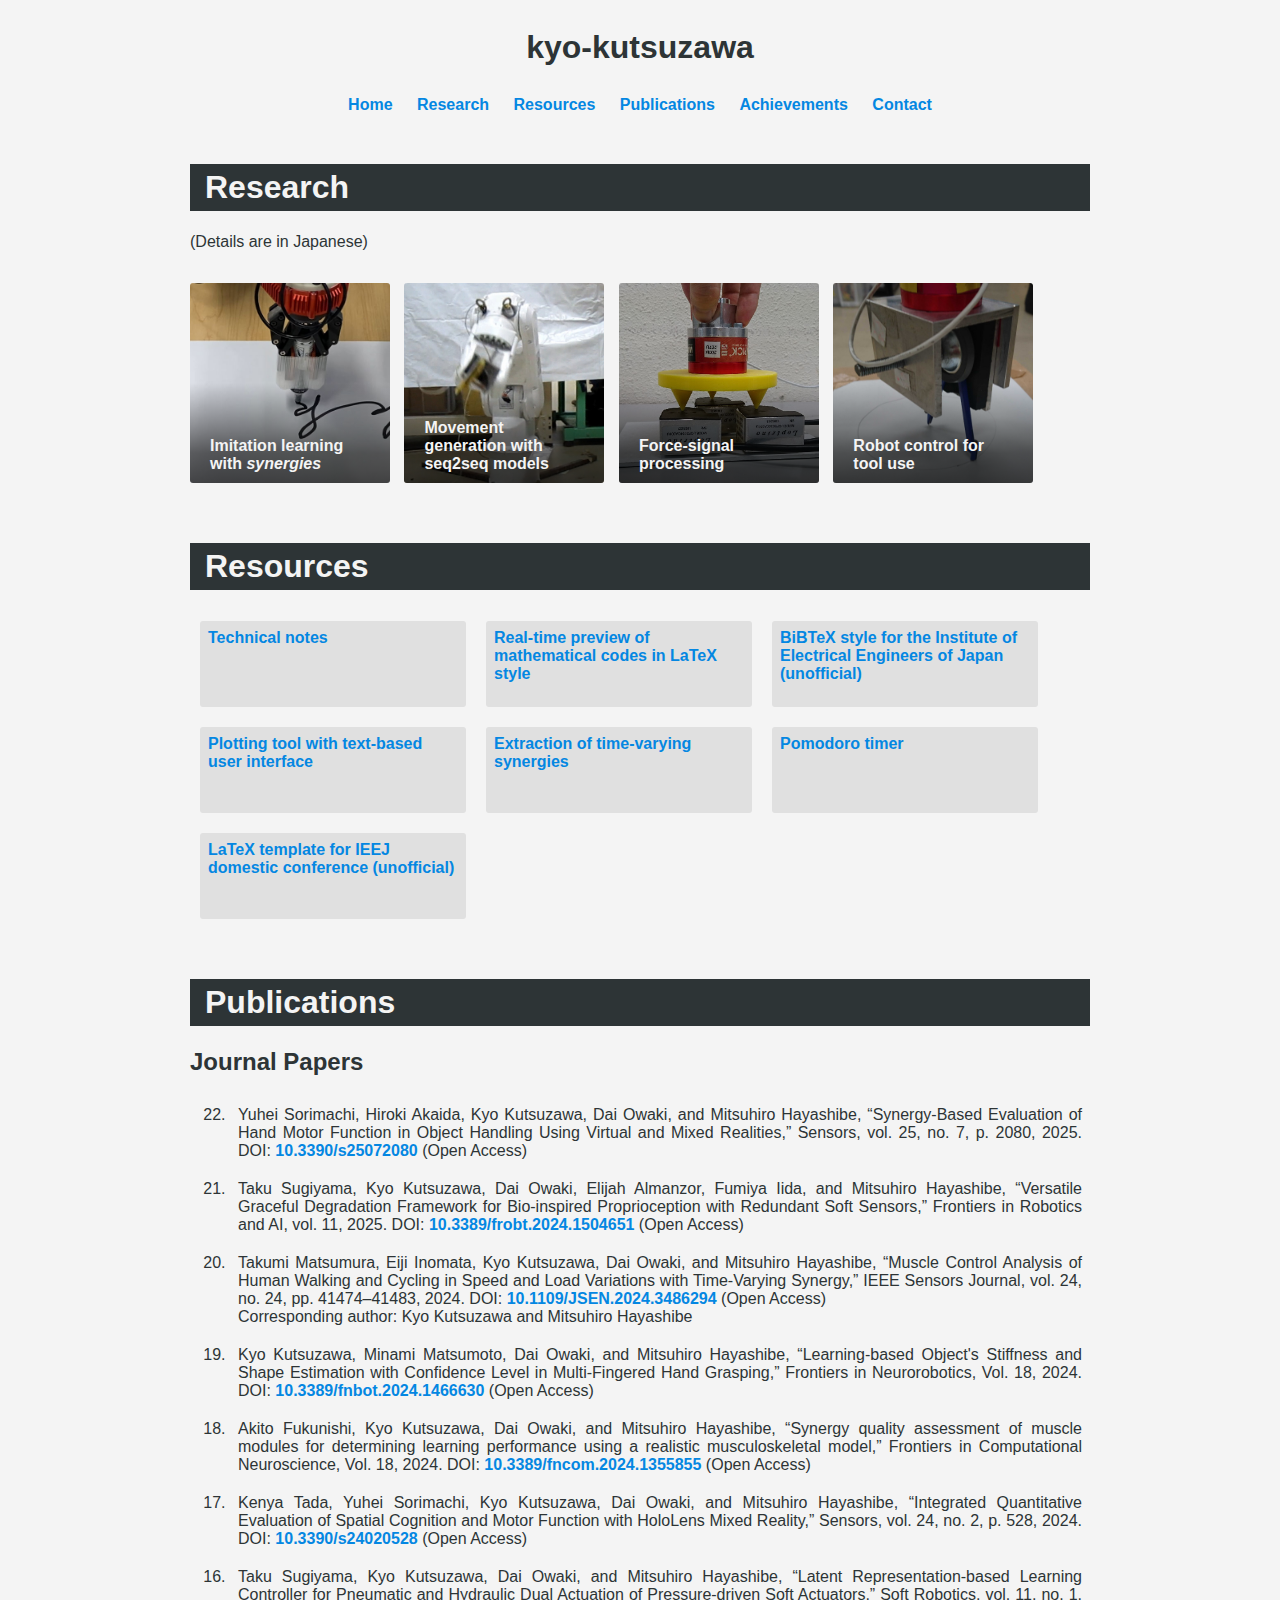
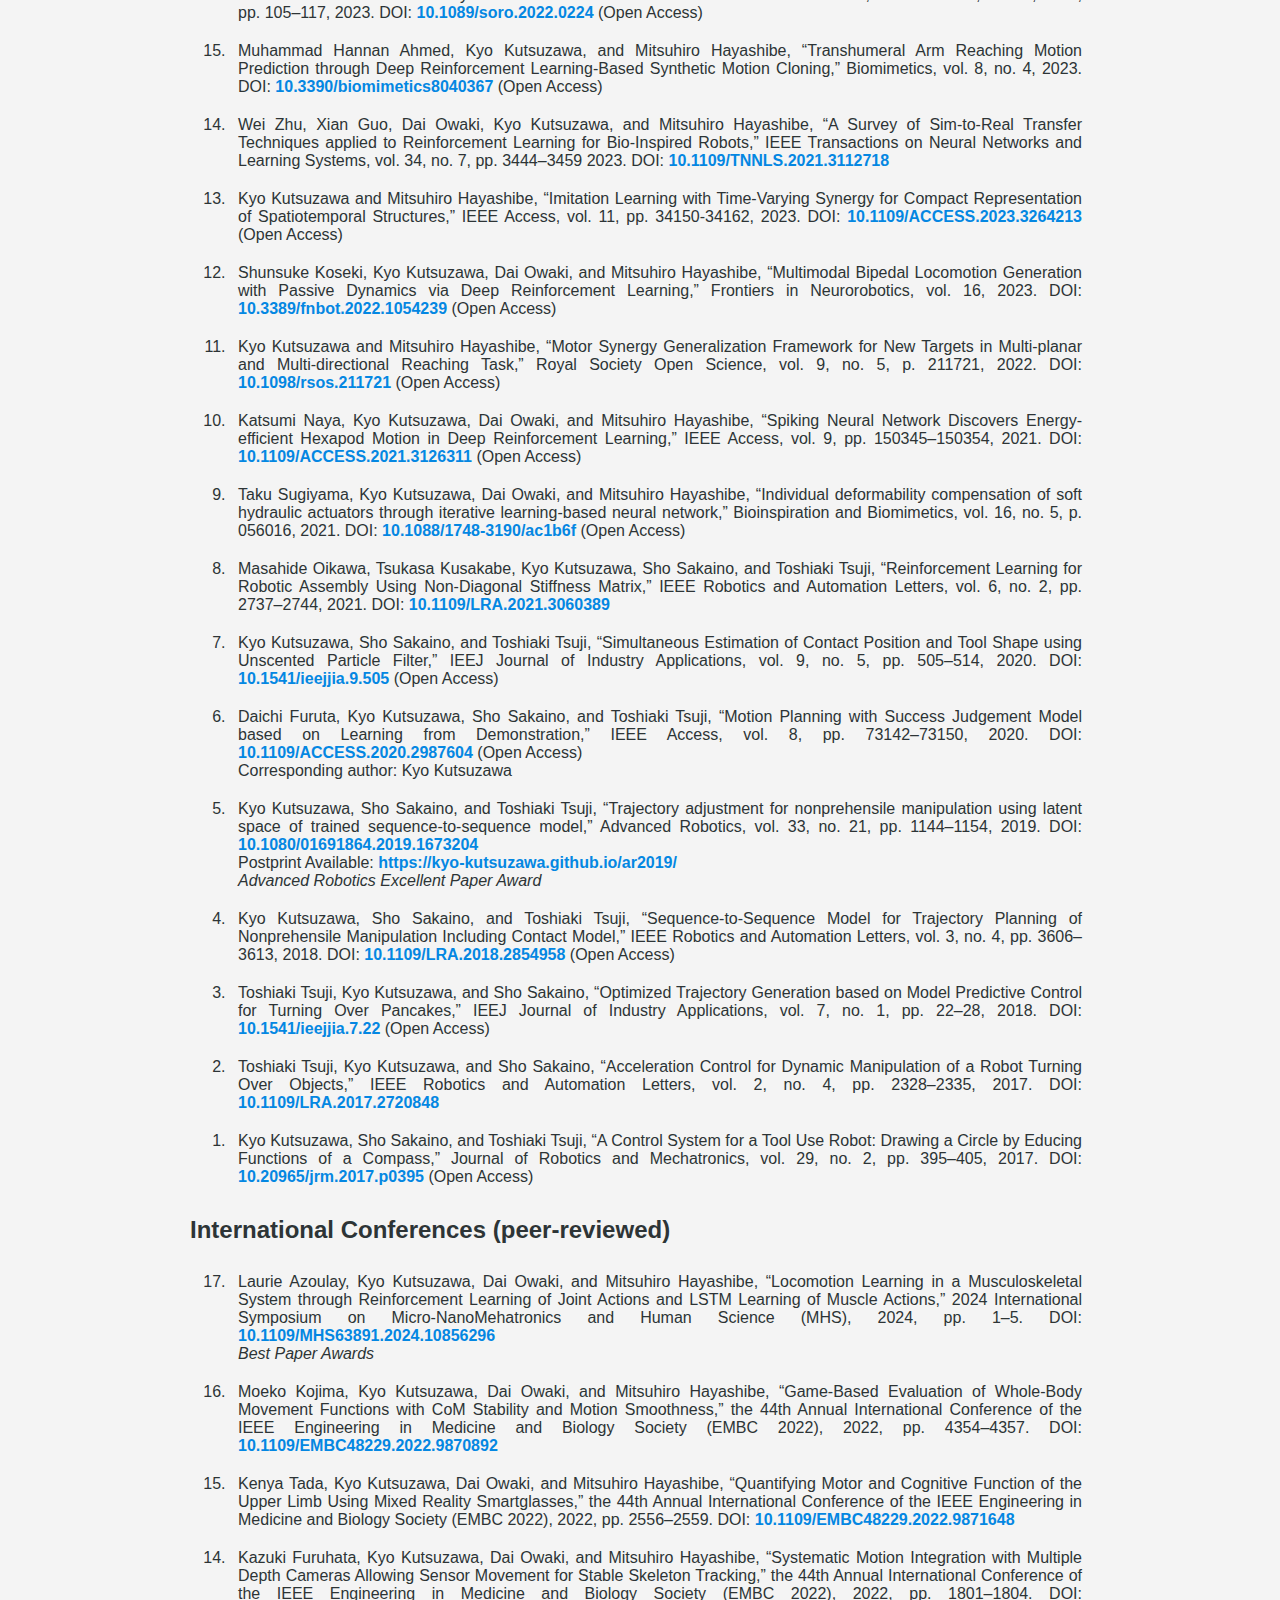
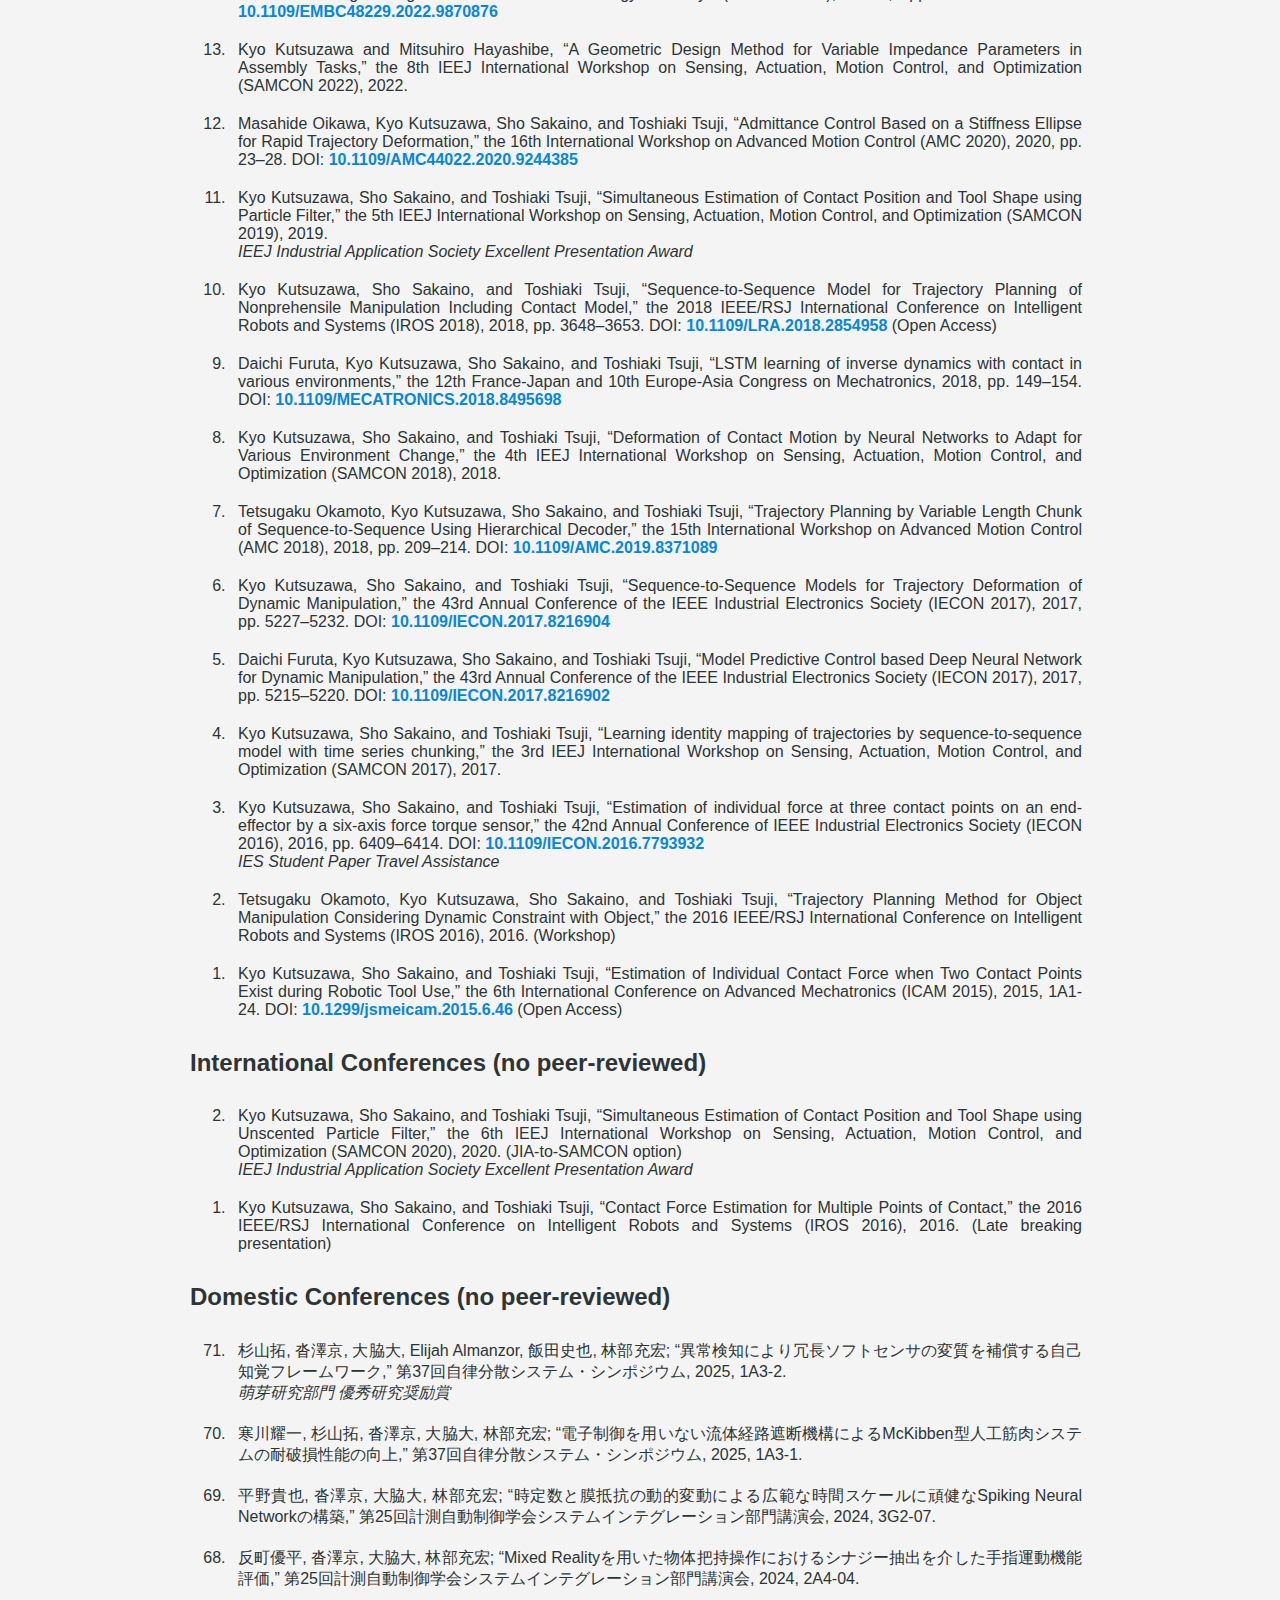
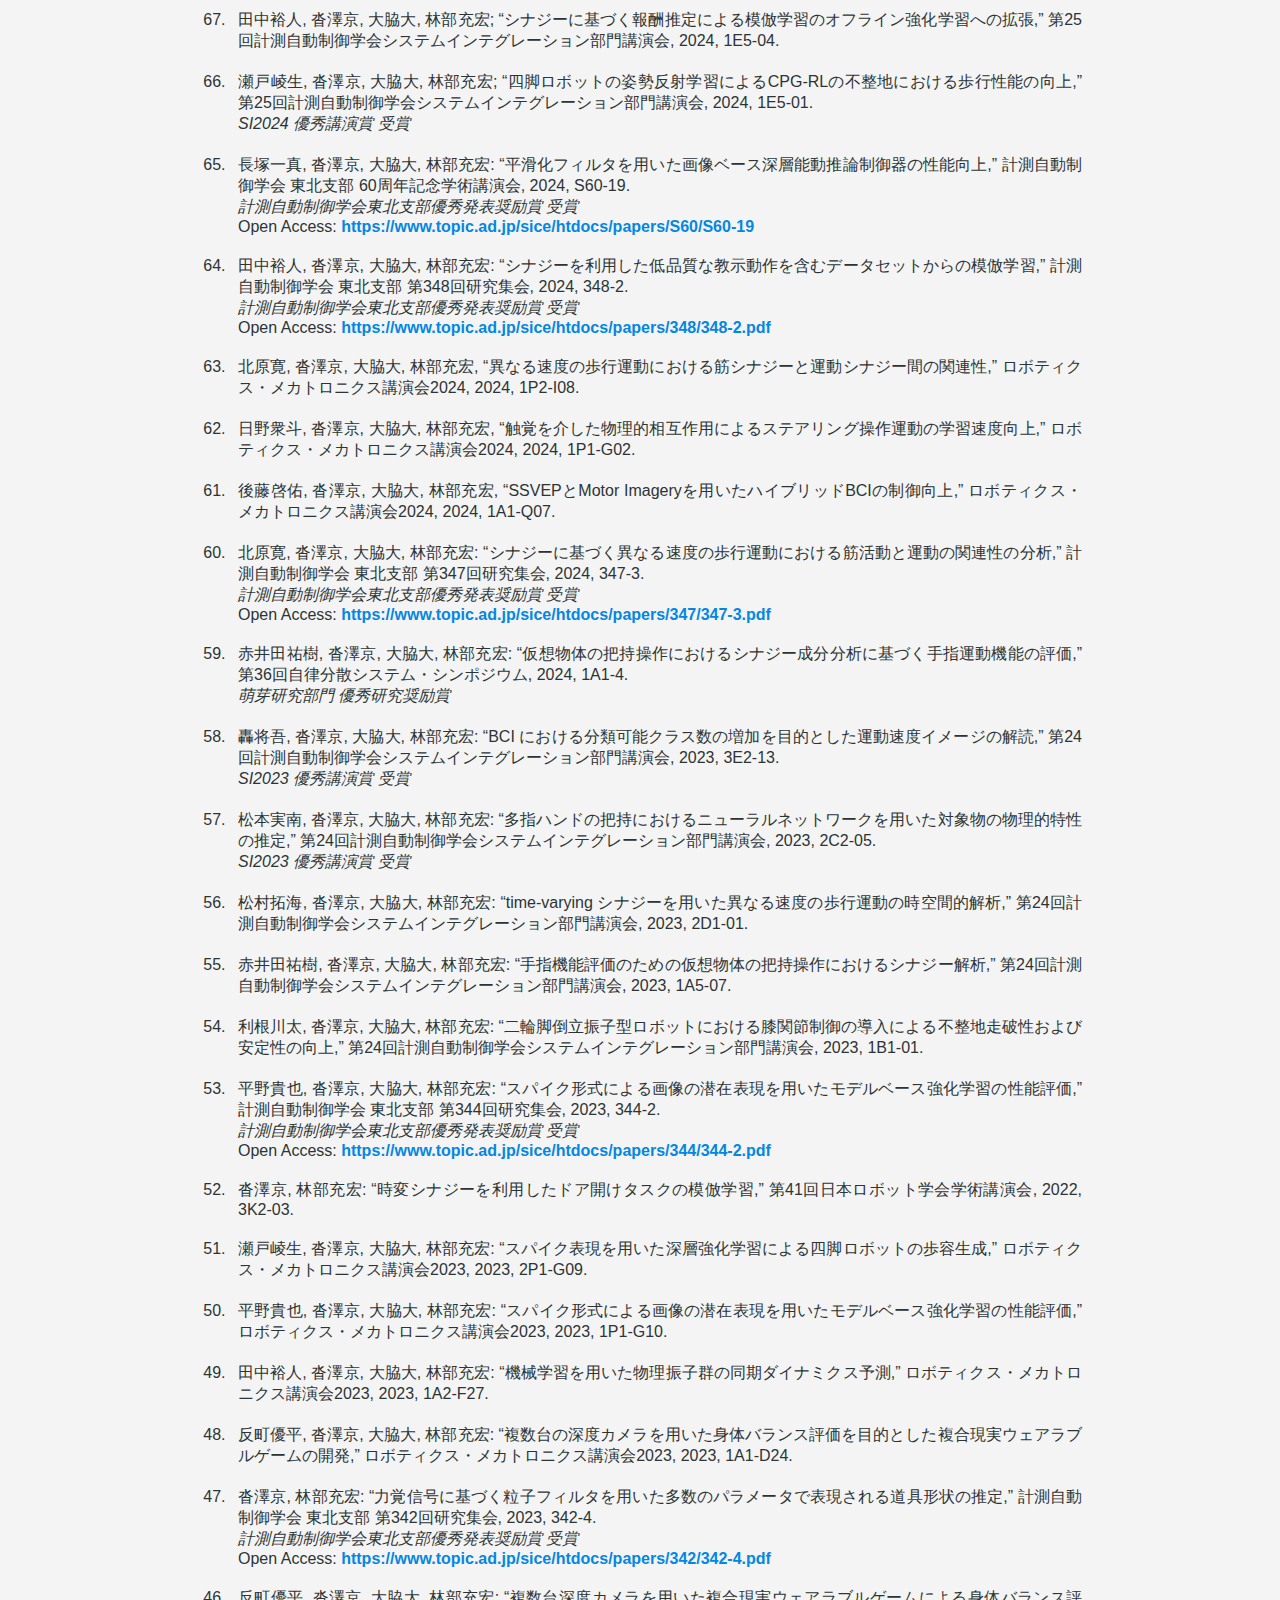
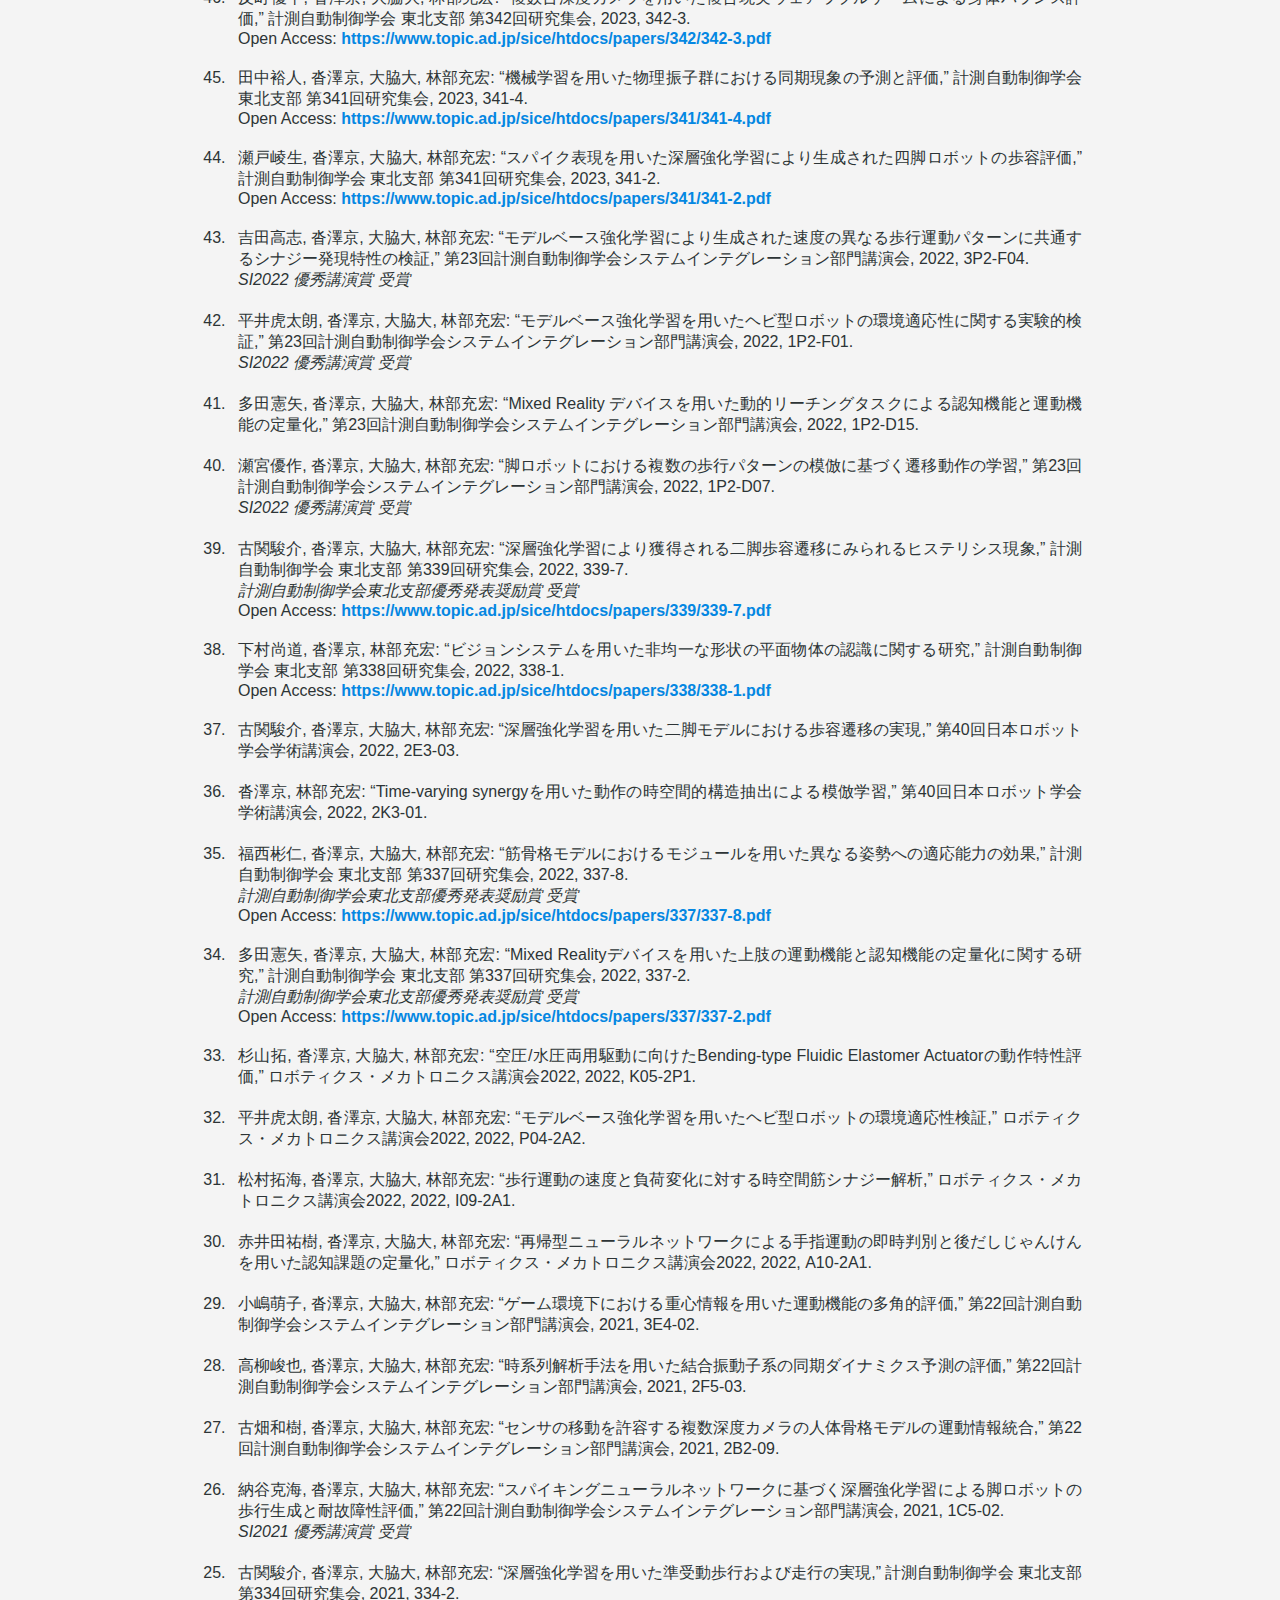
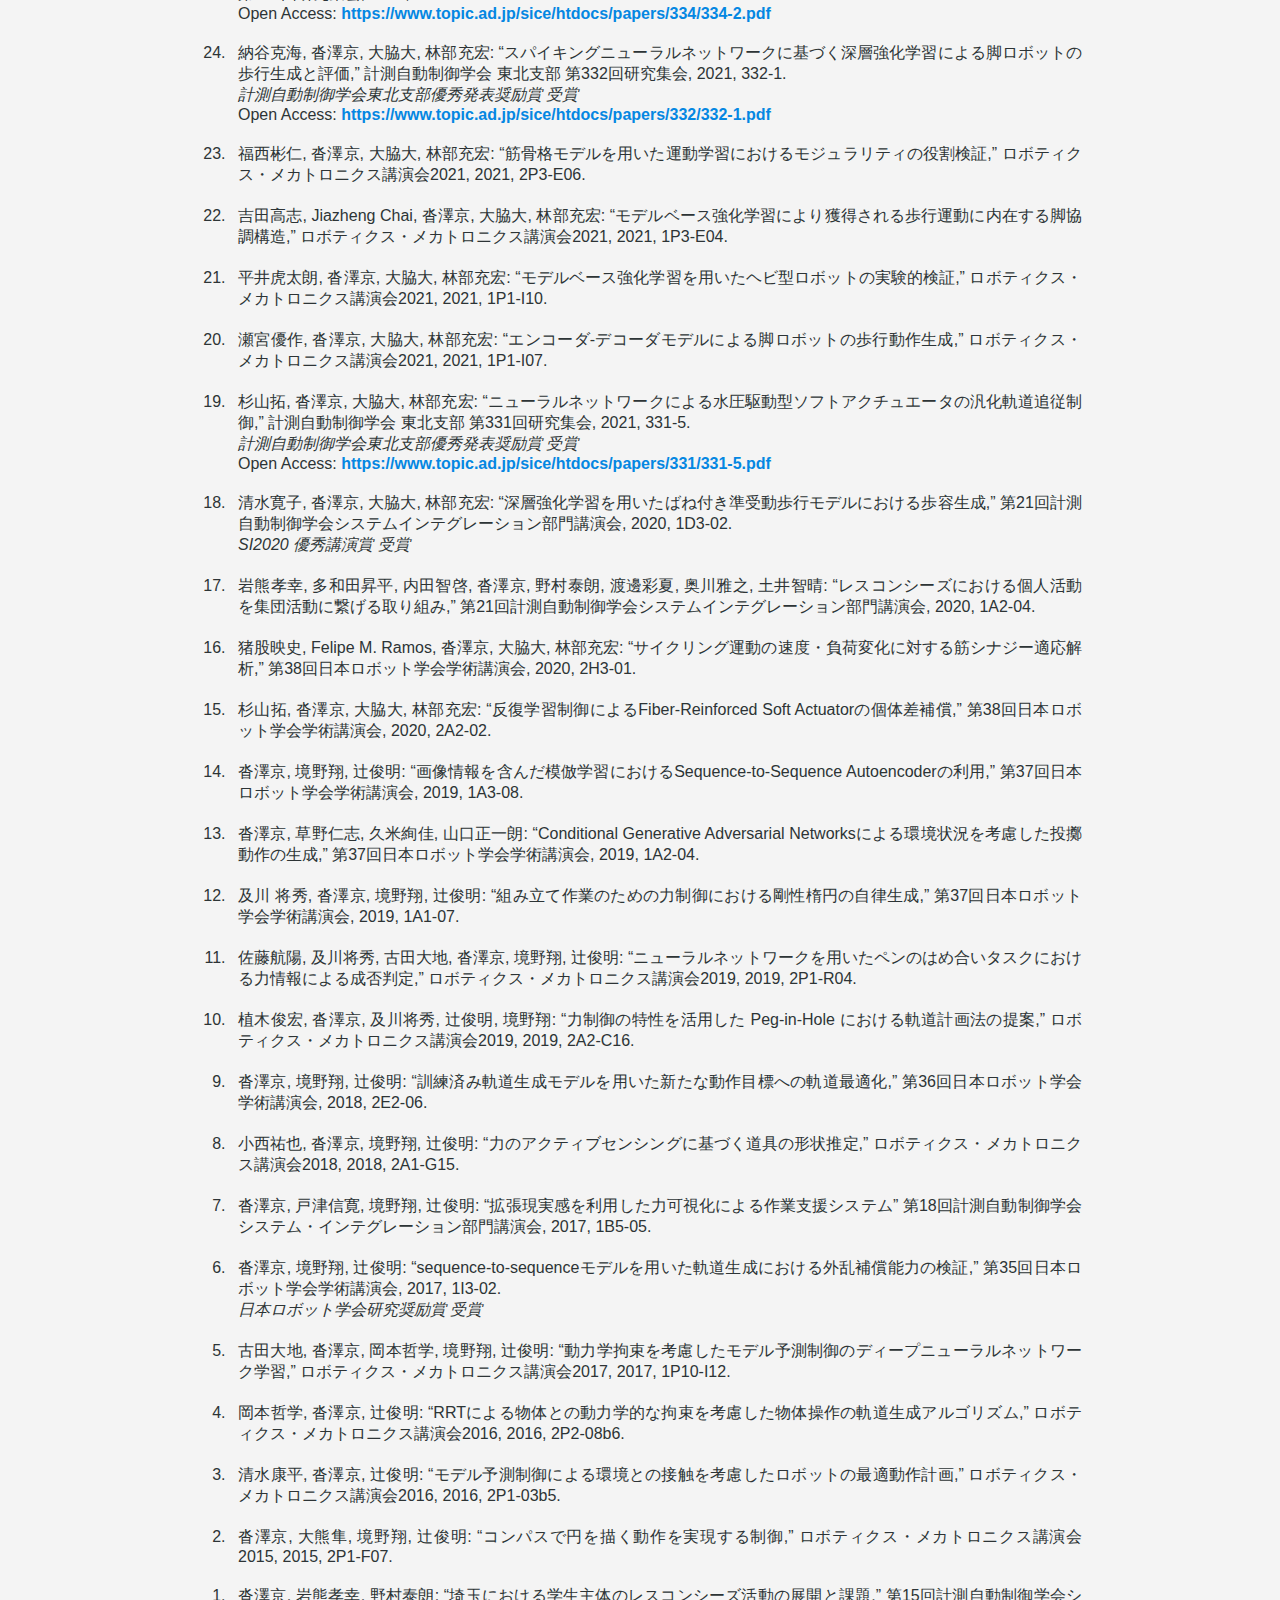
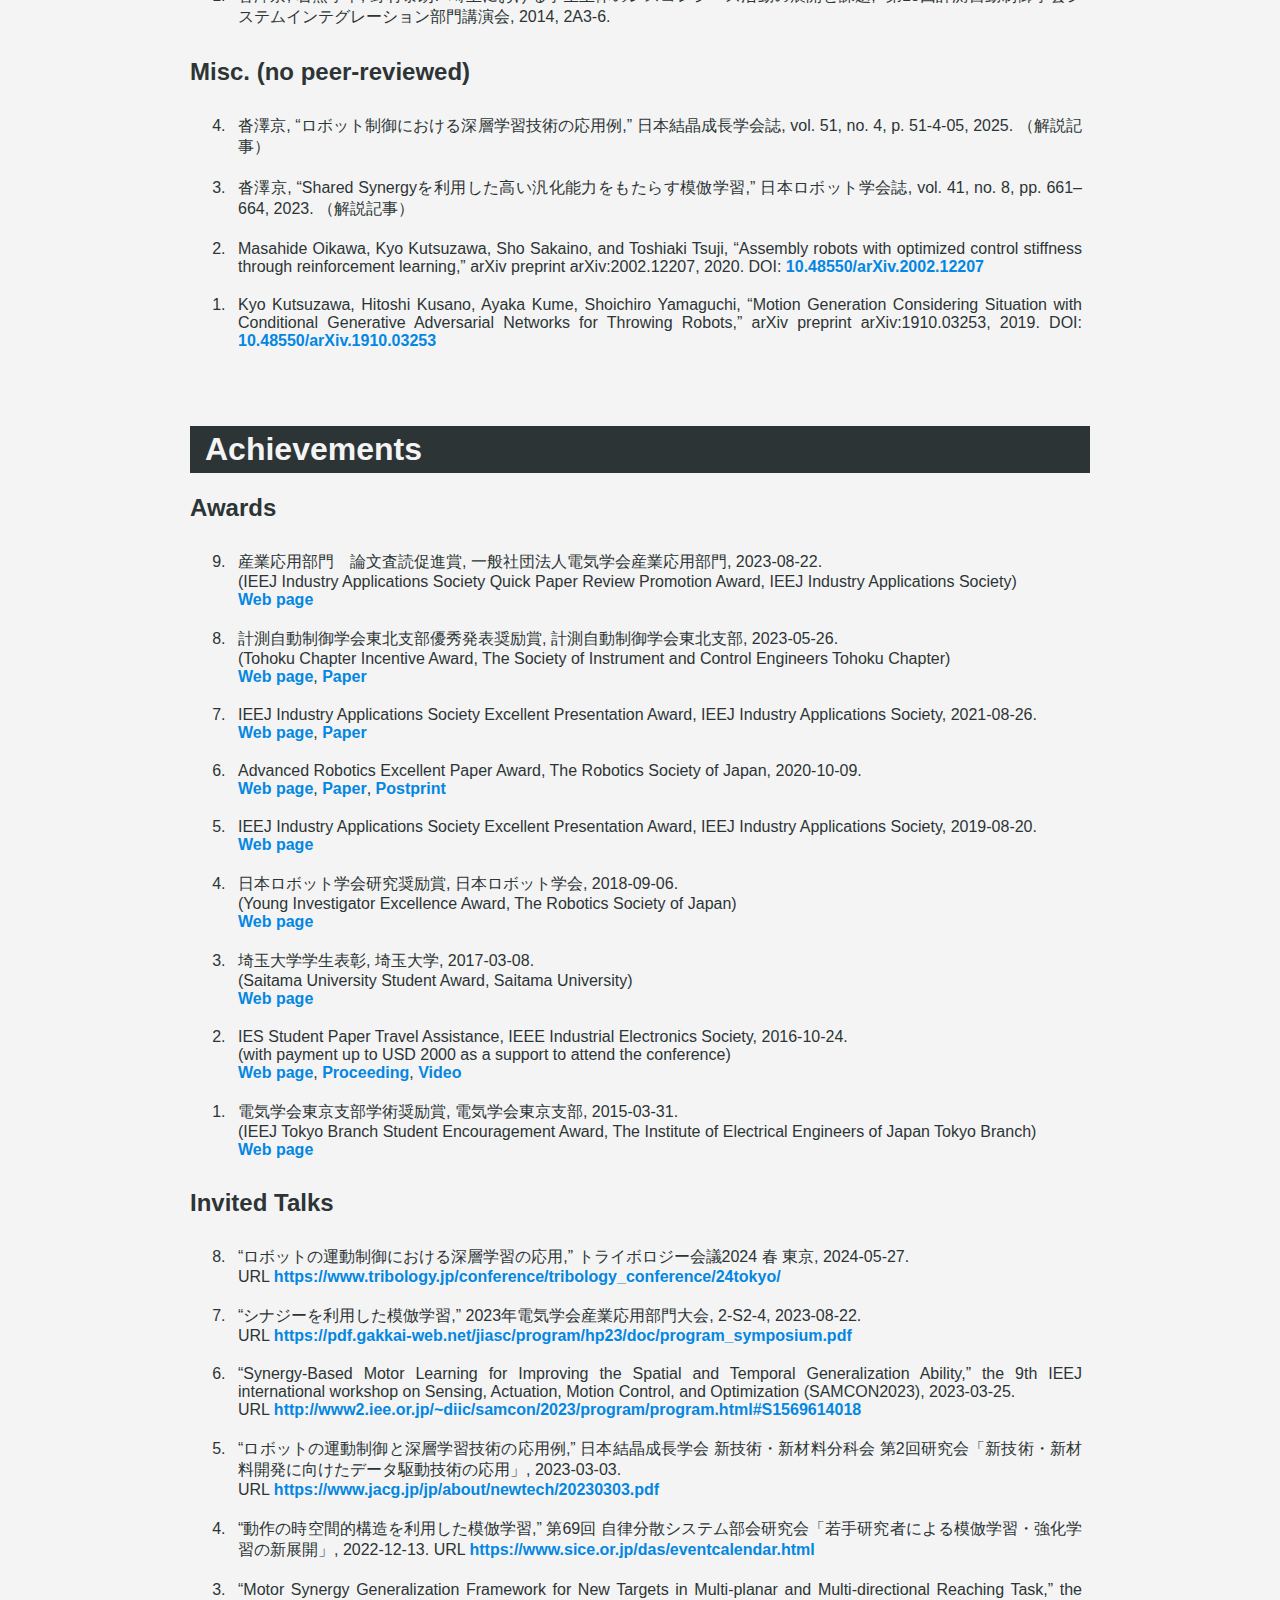
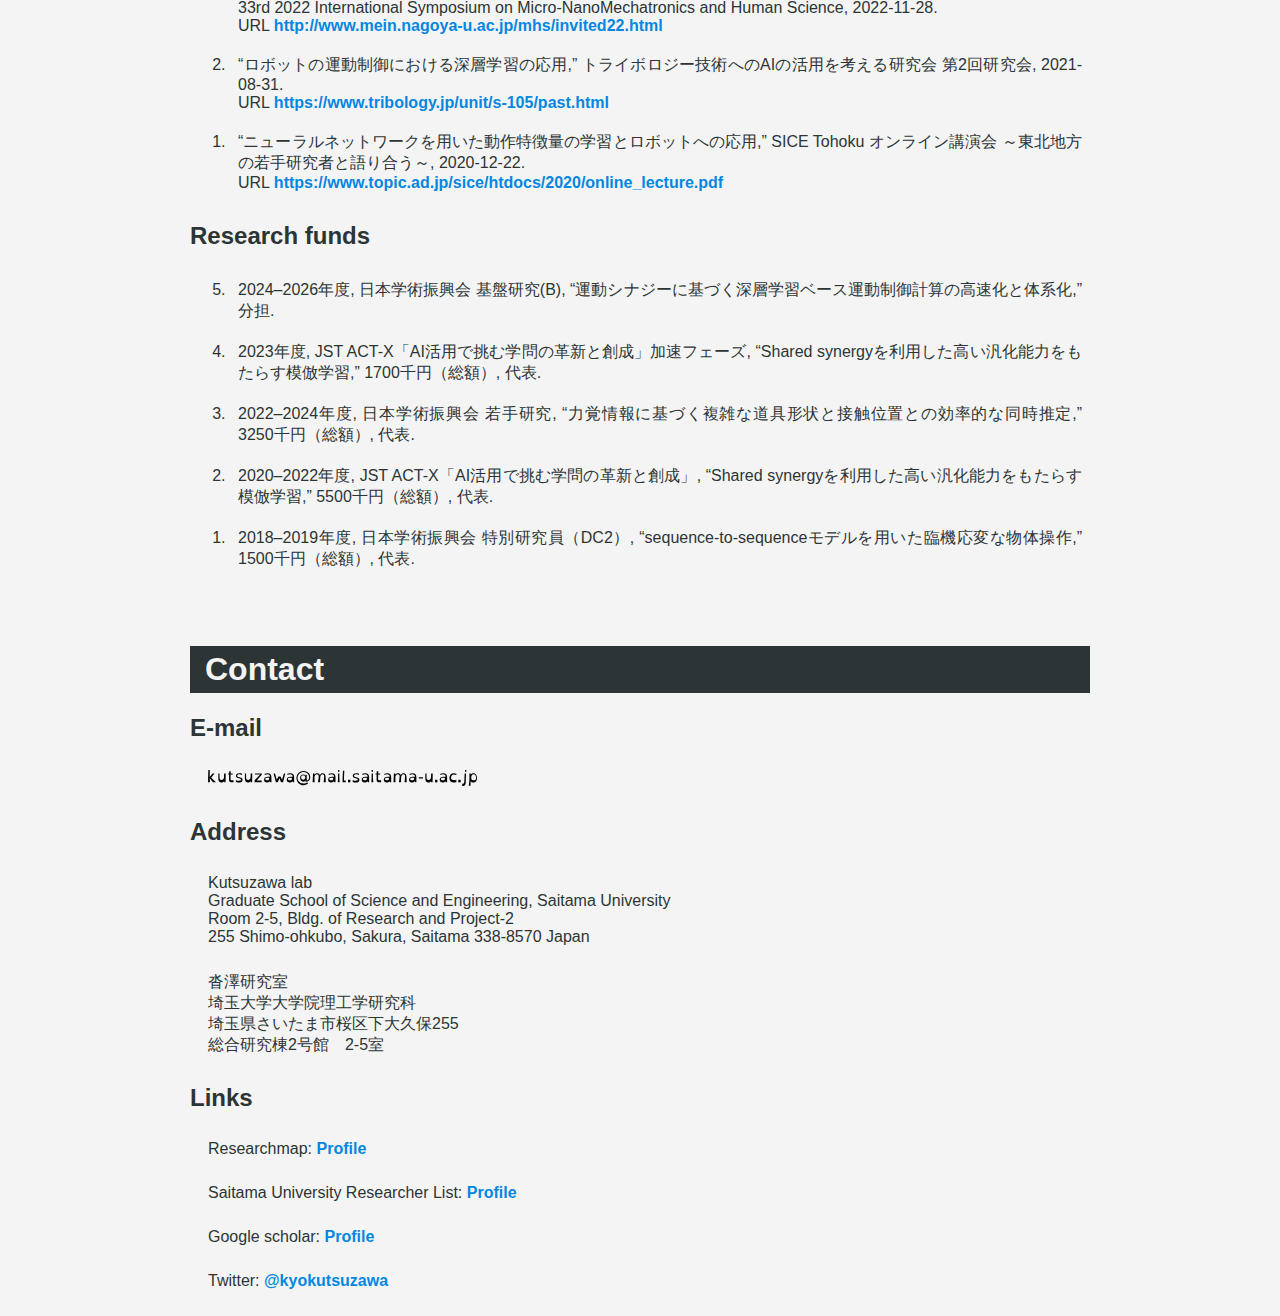
<file: index.html>
<!DOCTYPE html>
<html>

<head>
    <meta charset="UTF-8">
    <meta name="description" content="Kyo Kutsuzawa's personal web page. A researcher in robotics, motor learning, and force-signal processing. Assistant professor at Graduate School of Science and Engineering, Saitama University.">
    <meta name="viewport" content="width=device-width,initial-scale=1.0">
    <meta name="google-site-verification" content="BNIh0sk5LDWfaNTaJpZBNsYaQliTrYdOsbolLAvC-Ps">
    <title>kyo-kutsuzawa.github.io</title>
    <link href="mystyle.css" rel="stylesheet" type="text/css" />
</head>

<body>
    <header id="home">
        <h1>kyo-kutsuzawa</h1>
        <nav>
            <a href="#home">Home</a>
            <a href="#research">Research</a>
            <a href="#resource">Resources</a>
            <a href="#publication">Publications</a>
            <a href="#achievements">Achievements</a>
            <a href="#contact" >Contact</a>
        </nav>
    </header>
    <main>
        <section id="research">
            <h1>Research</h1>

            <p>(Details are in Japanese)</p>

            <p class="research_item" id="imitation-learning-synergies">
                <a href="research/imitation-learning-synergies.html">
                    <span>Imitation learning with <i>synergies</i></span>
                </a>
            </p>

            <p class="research_item" id="movement-generation-seq2seq">
                <a href="research/movement-generation-seq2seq.html">
                    <span>Movement generation with seq2seq models</span>
                </a>
            </p>

            <p class="research_item" id="force-signal-processing">
                <a href="research/force-signal-processing.html">
                    <span>Force-signal processing</span>
                </a>
            </p>

            <p class="research_item" id="robotic-tool-use">
                <a href="research/robotic-tool-use.html">
                    <span>Robot control for tool use</span>
                </a>
            </p>
        </section>

        <section id="resource">
            <h1>Resources</h1>

            <p>
                <a class="item tile" href="https://kyo-kutsuzawa.github.io/technical-note/">
                    Technical notes
                </a>
            </p>

            <p>
                <a class="item tile" href="https://kyo-kutsuzawa.github.io/math-preview/">
                    Real-time preview of mathematical codes in LaTeX style
                </a>
            </p>

            <p>
                <a class="item tile" href="https://github.com/kyo-kutsuzawa/ieej-beast">
                    BiBTeX style for the Institute of Electrical Engineers of Japan (unofficial)
                </a>
            </p>

            <p>
                <a class="item tile" href="https://github.com/kyo-kutsuzawa/tuiplot">
                    Plotting tool with text-based user interface
                </a>
            </p>

            <p>
                <a class="item tile" href="https://github.com/kyo-kutsuzawa/synergy-extraction/">
                    Extraction of time-varying synergies
                </a>
            </p>

            <p>
                <a class="item tile" href="https://kyo-kutsuzawa.github.io/pomodoro-timer">
                    Pomodoro timer
                </a>
            </p>

            <p>
                <a class="item tile" href="https://github.com/kyo-kutsuzawa/ieejconf">
                    LaTeX template for IEEJ domestic conference (unofficial)
                </a>
            </p>
        </section>

        <section id="publication">
            <h1>Publications</h1>

            <section>
                <h2>Journal Papers</h2>

                <ol reversed>
                    <li>Yuhei Sorimachi, Hiroki Akaida, Kyo Kutsuzawa, Dai Owaki, and Mitsuhiro Hayashibe, &ldquo;Synergy-Based Evaluation of Hand Motor Function in Object Handling Using Virtual and Mixed Realities,&rdquo; Sensors, vol. 25, no. 7, p. 2080, 2025. DOI: <a href="https://doi.org/10.3390/s25072080">10.3390/s25072080</a> (Open Access)</li>
                    <li>Taku Sugiyama, Kyo Kutsuzawa, Dai Owaki, Elijah Almanzor, Fumiya Iida, and Mitsuhiro Hayashibe, &ldquo;Versatile Graceful Degradation Framework for Bio-inspired Proprioception with Redundant Soft Sensors,&rdquo; Frontiers in Robotics and AI, vol. 11, 2025. DOI: <a href="https://doi.org/10.3389/frobt.2024.1504651">10.3389/frobt.2024.1504651</a> (Open Access)</li>
                    <li>Takumi Matsumura, Eiji Inomata, Kyo Kutsuzawa, Dai Owaki, and Mitsuhiro Hayashibe, &ldquo;Muscle Control Analysis of Human Walking and Cycling in Speed and Load Variations with Time-Varying Synergy,&rdquo; IEEE Sensors Journal, vol. 24, no. 24, pp. 41474–41483, 2024. DOI: <a href="https://doi.org/10.1109/JSEN.2024.3486294">10.1109/JSEN.2024.3486294</a> (Open Access)<br>Corresponding author: Kyo Kutsuzawa and Mitsuhiro Hayashibe</li>
                    <li>Kyo Kutsuzawa, Minami Matsumoto, Dai Owaki, and Mitsuhiro Hayashibe, &ldquo;Learning-based Object's Stiffness and Shape Estimation with Confidence Level in Multi-Fingered Hand Grasping,&rdquo; Frontiers in Neurorobotics, Vol. 18, 2024. DOI: <a href="https://doi.org/10.3389/fnbot.2024.1466630">10.3389/fnbot.2024.1466630</a> (Open Access)</li>
                    <li>Akito Fukunishi, Kyo Kutsuzawa, Dai Owaki, and Mitsuhiro Hayashibe, &ldquo;Synergy quality assessment of muscle modules for determining learning performance using a realistic musculoskeletal model,&rdquo; Frontiers in Computational Neuroscience, Vol. 18, 2024. DOI: <a href="https://doi.org/10.3389/fncom.2024.1355855">10.3389/fncom.2024.1355855</a> (Open Access)</li>
                    <li>Kenya Tada, Yuhei Sorimachi, Kyo Kutsuzawa, Dai Owaki, and Mitsuhiro Hayashibe, &ldquo;Integrated Quantitative Evaluation of Spatial Cognition and Motor Function with HoloLens Mixed Reality,&rdquo; Sensors, vol. 24, no. 2, p. 528, 2024. DOI: <a href="https://doi.org/10.3390/s24020528">10.3390/s24020528</a> (Open Access)</li>
                    <li>Taku Sugiyama, Kyo Kutsuzawa, Dai Owaki, and Mitsuhiro Hayashibe, &ldquo;Latent Representation-based Learning Controller for Pneumatic and Hydraulic Dual Actuation of Pressure-driven Soft Actuators,&rdquo; Soft Robotics, vol. 11, no. 1, pp. 105–117, 2023. DOI: <a href="https://doi.org/10.1089/soro.2022.0224">10.1089/soro.2022.0224</a> (Open Access)</li>
                    <li>Muhammad Hannan Ahmed, Kyo Kutsuzawa, and Mitsuhiro Hayashibe, &ldquo;Transhumeral Arm Reaching Motion Prediction through Deep Reinforcement Learning-Based Synthetic Motion Cloning,&rdquo; Biomimetics, vol. 8, no. 4, 2023. DOI: <a href="https://doi.org/10.3390/biomimetics8040367">10.3390/biomimetics8040367</a> (Open Access)</li>
                    <li>Wei Zhu, Xian Guo, Dai Owaki, Kyo Kutsuzawa, and Mitsuhiro Hayashibe, &ldquo;A Survey of Sim-to-Real Transfer Techniques applied to Reinforcement Learning for Bio-Inspired Robots,&rdquo; IEEE Transactions on Neural Networks and Learning Systems, vol. 34, no. 7, pp. 3444–3459 2023. DOI: <a href="https://doi.org/10.1109/TNNLS.2021.3112718">10.1109/TNNLS.2021.3112718</a></li>
                    <li>Kyo Kutsuzawa and Mitsuhiro Hayashibe, &ldquo;Imitation Learning with Time-Varying Synergy for Compact Representation of Spatiotemporal Structures,&rdquo; IEEE Access, vol. 11, pp. 34150-34162, 2023. DOI: <a href="https://doi.org/10.1109/ACCESS.2023.3264213">10.1109/ACCESS.2023.3264213</a> (Open Access)</li>
                    <li>Shunsuke Koseki, Kyo Kutsuzawa, Dai Owaki, and Mitsuhiro Hayashibe, &ldquo;Multimodal Bipedal Locomotion Generation with Passive Dynamics via Deep Reinforcement Learning,&rdquo; Frontiers in Neurorobotics, vol. 16, 2023. DOI: <a href="https://doi.org/10.3389/fnbot.2022.1054239">10.3389/fnbot.2022.1054239</a> (Open Access)</li>
                    <li>Kyo Kutsuzawa and Mitsuhiro Hayashibe, &ldquo;Motor Synergy Generalization Framework for New Targets in Multi-planar and Multi-directional Reaching Task,&rdquo; Royal Society Open Science, vol. 9, no. 5, p. 211721, 2022. DOI: <a href="https://doi.org/10.1098/rsos.211721">10.1098/rsos.211721</a> (Open Access)</li>
                    <li>Katsumi Naya, Kyo Kutsuzawa, Dai Owaki, and Mitsuhiro Hayashibe, &ldquo;Spiking Neural Network Discovers Energy-efficient Hexapod Motion in Deep Reinforcement Learning,&rdquo; IEEE Access, vol. 9, pp. 150345–150354, 2021. DOI: <a href="https://doi.org/10.1109/ACCESS.2021.3126311">10.1109/ACCESS.2021.3126311</a> (Open Access)</li>
                    <li>Taku Sugiyama, Kyo Kutsuzawa, Dai Owaki, and Mitsuhiro Hayashibe, &ldquo;Individual deformability compensation of soft hydraulic actuators through iterative learning-based neural network,&rdquo; Bioinspiration and Biomimetics, vol. 16, no. 5, p. 056016, 2021. DOI: <a href="https://doi.org/10.1088/1748-3190/ac1b6f">10.1088/1748-3190/ac1b6f</a> (Open Access)</li>
                    <li>Masahide Oikawa, Tsukasa Kusakabe, Kyo Kutsuzawa, Sho Sakaino, and Toshiaki Tsuji, &ldquo;Reinforcement Learning for Robotic Assembly Using Non-Diagonal Stiffness Matrix,&rdquo; IEEE Robotics and Automation Letters, vol. 6, no. 2, pp. 2737–2744, 2021. DOI: <a href="https://doi.org/10.1109/LRA.2021.3060389">10.1109/LRA.2021.3060389</a></li>
                    <li>Kyo Kutsuzawa, Sho Sakaino, and Toshiaki Tsuji, &ldquo;Simultaneous Estimation of Contact Position and Tool Shape using Unscented Particle Filter,&rdquo; IEEJ Journal of Industry Applications, vol. 9, no. 5, pp. 505–514, 2020. DOI: <a href="https://doi.org/10.1541/ieejjia.9.505">10.1541/ieejjia.9.505</a> (Open Access)</li>
                    <li>Daichi Furuta, Kyo Kutsuzawa, Sho Sakaino, and Toshiaki Tsuji, &ldquo;Motion Planning with Success Judgement Model based on Learning from Demonstration,&rdquo; IEEE Access, vol. 8, pp. 73142–73150, 2020.  DOI: <a href="https://doi.org/10.1109/ACCESS.2020.2987604">10.1109/ACCESS.2020.2987604</a> (Open Access)<br>Corresponding author: Kyo Kutsuzawa</li>
                    <li>Kyo Kutsuzawa, Sho Sakaino, and Toshiaki Tsuji, &ldquo;Trajectory adjustment for nonprehensile manipulation using latent space of trained sequence-to-sequence model,&rdquo; Advanced Robotics, vol. 33, no. 21, pp. 1144–1154, 2019. DOI: <a href="https://doi.org/10.1080/01691864.2019.1673204">10.1080/01691864.2019.1673204</a><br>Postprint Available: <a href="https://kyo-kutsuzawa.github.io/ar2019/">https://kyo-kutsuzawa.github.io/ar2019/</a><br><em>Advanced Robotics Excellent Paper Award</em></li>
                    <li>Kyo Kutsuzawa, Sho Sakaino, and Toshiaki Tsuji, &ldquo;Sequence-to-Sequence Model for Trajectory Planning of Nonprehensile Manipulation Including Contact Model,&rdquo; IEEE Robotics and Automation Letters, vol. 3, no. 4, pp. 3606–3613, 2018. DOI: <a href="https://doi.org/10.1109/LRA.2018.2854958">10.1109/LRA.2018.2854958</a> (Open Access)</li>
                    <li>Toshiaki Tsuji, Kyo Kutsuzawa, and Sho Sakaino, &ldquo;Optimized Trajectory Generation based on Model Predictive Control for Turning Over Pancakes,&rdquo; IEEJ Journal of Industry Applications, vol. 7, no. 1, pp. 22–28, 2018. DOI: <a href="https://doi.org/10.1541/ieejjia.7.22">10.1541/ieejjia.7.22</a> (Open Access)</li>
                    <li>Toshiaki Tsuji, Kyo Kutsuzawa, and Sho Sakaino, &ldquo;Acceleration Control for Dynamic Manipulation of a Robot Turning Over Objects,&rdquo; IEEE Robotics and Automation Letters, vol. 2, no. 4, pp. 2328–2335, 2017. DOI: <a href="https://doi.org/10.1109/LRA.2017.2720848">10.1109/LRA.2017.2720848</a></li>
                    <li>Kyo Kutsuzawa, Sho Sakaino, and Toshiaki Tsuji, &ldquo;A Control System for a Tool Use Robot: Drawing a Circle by Educing Functions of a Compass,&rdquo; Journal of Robotics and Mechatronics, vol. 29, no. 2, pp. 395–405, 2017. DOI: <a href="https://doi.org/10.20965/jrm.2017.p0395">10.20965/jrm.2017.p0395</a> (Open Access)</li>
                </ol>
            </section>

            <section>
                <h2>International Conferences (peer-reviewed)</h2>

                <ol reversed>
                    <li>Laurie Azoulay, Kyo Kutsuzawa, Dai Owaki, and Mitsuhiro Hayashibe, &ldquo;Locomotion Learning in a Musculoskeletal System through Reinforcement Learning of Joint Actions and LSTM Learning of Muscle Actions,&rdquo; 2024 International Symposium on Micro-NanoMehatronics and Human Science (MHS), 2024, pp. 1–5. DOI: <a href="https://doi.org/10.1109/MHS63891.2024.10856296">10.1109/MHS63891.2024.10856296</a><br><em>Best Paper Awards</em></li>
                    <li>Moeko Kojima, Kyo Kutsuzawa, Dai Owaki, and Mitsuhiro Hayashibe, &ldquo;Game-Based Evaluation of Whole-Body Movement Functions with CoM Stability and Motion Smoothness,&rdquo; the 44th Annual International Conference of the IEEE Engineering in Medicine and Biology Society (EMBC 2022), 2022, pp. 4354–4357. DOI: <a href="https://doi.org/10.1109/EMBC48229.2022.9870892">10.1109/EMBC48229.2022.9870892</a></li>
                    <li>Kenya Tada, Kyo Kutsuzawa, Dai Owaki, and Mitsuhiro Hayashibe, &ldquo;Quantifying Motor and Cognitive Function of the Upper Limb Using Mixed Reality Smartglasses,&rdquo; the 44th Annual International Conference of the IEEE Engineering in Medicine and Biology Society (EMBC 2022), 2022, pp. 2556–2559. DOI: <a href="https://doi.org/10.1109/EMBC48229.2022.9871648">10.1109/EMBC48229.2022.9871648</a></li>
                    <li>Kazuki Furuhata, Kyo Kutsuzawa, Dai Owaki, and Mitsuhiro Hayashibe, &ldquo;Systematic Motion Integration with Multiple Depth Cameras Allowing Sensor Movement for Stable Skeleton Tracking,&rdquo; the 44th Annual International Conference of the IEEE Engineering in Medicine and Biology Society (EMBC 2022), 2022, pp. 1801–1804. DOI: <a href="https://doi.org/10.1109/EMBC48229.2022.9870876">10.1109/EMBC48229.2022.9870876</a></li>
                    <li>Kyo Kutsuzawa and Mitsuhiro Hayashibe, &ldquo;A Geometric Design Method for Variable Impedance Parameters in Assembly Tasks,&rdquo; the 8th IEEJ International Workshop on Sensing, Actuation, Motion Control, and Optimization (SAMCON 2022), 2022.</li>
                    <li>Masahide Oikawa, Kyo Kutsuzawa, Sho Sakaino, and Toshiaki Tsuji, &ldquo;Admittance Control Based on a Stiffness Ellipse for Rapid Trajectory Deformation,&rdquo; the 16th International Workshop on Advanced Motion Control (AMC 2020), 2020, pp. 23–28. DOI: <a href="https://doi.org/10.1109/AMC44022.2020.9244385">10.1109/AMC44022.2020.9244385</a></li>
                    <li>Kyo Kutsuzawa, Sho Sakaino, and Toshiaki Tsuji, &ldquo;Simultaneous Estimation of Contact Position and Tool Shape using Particle Filter,&rdquo; the 5th IEEJ International Workshop on Sensing, Actuation, Motion Control, and Optimization (SAMCON 2019), 2019.<br><em>IEEJ Industrial Application Society Excellent Presentation Award</em></li>
                    <li>Kyo Kutsuzawa, Sho Sakaino, and Toshiaki Tsuji, &ldquo;Sequence-to-Sequence Model for Trajectory Planning of Nonprehensile Manipulation Including Contact Model,&rdquo; the 2018 IEEE/RSJ International Conference on Intelligent Robots and Systems (IROS 2018), 2018, pp. 3648–3653. DOI: <a href="https://doi.org/10.1109/LRA.2018.2854958">10.1109/LRA.2018.2854958</a> (Open Access)</li>
                    <li>Daichi Furuta, Kyo Kutsuzawa, Sho Sakaino, and Toshiaki Tsuji, &ldquo;LSTM learning of inverse dynamics with contact in various environments,&rdquo; the 12th France-Japan and 10th Europe-Asia Congress on Mechatronics, 2018, pp. 149–154. DOI: <a href="https://doi.org/10.1109/MECATRONICS.2018.8495698">10.1109/MECATRONICS.2018.8495698</a></li>
                    <li>Kyo Kutsuzawa, Sho Sakaino, and Toshiaki Tsuji, &ldquo;Deformation of Contact Motion by Neural Networks to Adapt for Various Environment Change,&rdquo; the 4th IEEJ International Workshop on Sensing, Actuation, Motion Control, and Optimization (SAMCON 2018), 2018.</li>
                    <li>Tetsugaku Okamoto, Kyo Kutsuzawa, Sho Sakaino, and Toshiaki Tsuji, &ldquo;Trajectory Planning by Variable Length Chunk of Sequence-to-Sequence Using Hierarchical Decoder,&rdquo; the 15th International Workshop on Advanced Motion Control (AMC 2018), 2018, pp. 209–214. DOI: <a href="https://doi.org/10.1109/AMC.2019.8371089">10.1109/AMC.2019.8371089</a></li>
                    <li>Kyo Kutsuzawa, Sho Sakaino, and Toshiaki Tsuji, &ldquo;Sequence-to-Sequence Models for Trajectory Deformation of Dynamic Manipulation,&rdquo; the 43rd Annual Conference of the IEEE Industrial Electronics Society (IECON 2017), 2017, pp. 5227–5232. DOI: <a href="https://doi.org/10.1109/IECON.2017.8216904">10.1109/IECON.2017.8216904</a></li>
                    <li>Daichi Furuta, Kyo Kutsuzawa, Sho Sakaino, and Toshiaki Tsuji, &ldquo;Model Predictive Control based Deep Neural Network for Dynamic Manipulation,&rdquo; the 43rd Annual Conference of the IEEE Industrial Electronics Society (IECON 2017), 2017, pp. 5215–5220. DOI: <a href="https://doi.org/10.1109/IECON.2017.8216902">10.1109/IECON.2017.8216902</a></li>
                    <li>Kyo Kutsuzawa, Sho Sakaino, and Toshiaki Tsuji, &ldquo;Learning identity mapping of trajectories by sequence-to-sequence model with time series chunking,&rdquo; the 3rd IEEJ International Workshop on Sensing, Actuation, Motion Control, and Optimization (SAMCON 2017), 2017.</li>
                    <li>Kyo Kutsuzawa, Sho Sakaino, and Toshiaki Tsuji, &ldquo;Estimation of individual force at three contact points on an end-effector by a six-axis force torque sensor,&rdquo; the 42nd Annual Conference of IEEE Industrial Electronics Society (IECON 2016), 2016, pp. 6409–6414. DOI: <a href="https://doi.org/10.1109/IECON.2016.7793932">10.1109/IECON.2016.7793932</a><br><em>IES Student Paper Travel Assistance</em></li>
                    <li>Tetsugaku Okamoto, Kyo Kutsuzawa, Sho Sakaino, and Toshiaki Tsuji, &ldquo;Trajectory Planning Method for Object Manipulation Considering Dynamic Constraint with Object,&rdquo; the 2016 IEEE/RSJ International Conference on Intelligent Robots and Systems (IROS 2016), 2016. (Workshop)</li>
                    <li>Kyo Kutsuzawa, Sho Sakaino, and Toshiaki Tsuji, &ldquo;Estimation of Individual Contact Force when Two Contact Points Exist during Robotic Tool Use,&rdquo; the 6th International Conference on Advanced Mechatronics (ICAM 2015), 2015, 1A1-24. DOI: <a href="https://doi.org/10.1299/jsmeicam.2015.6.46">10.1299/jsmeicam.2015.6.46</a> (Open Access)</li>
                </ol>
            </section>

            <section>
                <h2>International Conferences (no peer-reviewed)</h2>

                <ol reversed>
                    <li>Kyo Kutsuzawa, Sho Sakaino, and Toshiaki Tsuji, &ldquo;Simultaneous Estimation of Contact Position and Tool Shape using Unscented Particle Filter,&rdquo; the 6th IEEJ International Workshop on Sensing, Actuation, Motion Control, and Optimization (SAMCON 2020), 2020. (JIA-to-SAMCON option)<br><em>IEEJ Industrial Application Society Excellent Presentation Award</em></li>
                    <li>Kyo Kutsuzawa, Sho Sakaino, and Toshiaki Tsuji, &ldquo;Contact Force Estimation for Multiple Points of Contact,&rdquo; the 2016 IEEE/RSJ International Conference on Intelligent Robots and Systems (IROS 2016), 2016. (Late breaking presentation)</li>
                </ol>
            </section>

            <section>
                <h2>Domestic Conferences (no peer-reviewed)</h2>

                <ol reversed>
                    <li>杉山拓, 沓澤京, 大脇大, Elijah Almanzor, 飯田史也, 林部充宏; &ldquo;異常検知により冗長ソフトセンサの変質を補償する自己知覚フレームワーク,&rdquo; 第37回自律分散システム・シンポジウム, 2025, 1A3-2.<br><em>萌芽研究部門 優秀研究奨励賞</em></li>
                    <li>寒川耀一, 杉山拓, 沓澤京, 大脇大, 林部充宏; &ldquo;電子制御を用いない流体経路遮断機構によるMcKibben型人工筋肉システムの耐破損性能の向上,&rdquo; 第37回自律分散システム・シンポジウム, 2025, 1A3-1.</li>
                    <li>平野貴也, 沓澤京, 大脇大, 林部充宏; &ldquo;時定数と膜抵抗の動的変動による広範な時間スケールに頑健なSpiking Neural Networkの構築,&rdquo; 第25回計測自動制御学会システムインテグレーション部門講演会, 2024, 3G2-07.</li>
                    <li>反町優平, 沓澤京, 大脇大, 林部充宏; &ldquo;Mixed Realityを用いた物体把持操作におけるシナジー抽出を介した手指運動機能評価,&rdquo; 第25回計測自動制御学会システムインテグレーション部門講演会, 2024, 2A4-04.</li>
                    <li>田中裕人, 沓澤京, 大脇大, 林部充宏; &ldquo;シナジーに基づく報酬推定による模倣学習のオフライン強化学習への拡張,&rdquo; 第25回計測自動制御学会システムインテグレーション部門講演会, 2024, 1E5-04.</li>
                    <li>瀬戸崚生, 沓澤京, 大脇大, 林部充宏; &ldquo;四脚ロボットの姿勢反射学習によるCPG-RLの不整地における歩行性能の向上,&rdquo; 第25回計測自動制御学会システムインテグレーション部門講演会, 2024, 1E5-01.<br><em>SI2024 優秀講演賞 受賞</em></li>
                    <li>長塚一真, 沓澤京, ⼤脇⼤, 林部充宏: &ldquo;平滑化フィルタを用いた画像ベース深層能動推論制御器の性能向上,&rdquo; 計測自動制御学会 東北支部 60周年記念学術講演会, 2024, S60-19.<br><em>計測自動制御学会東北支部優秀発表奨励賞 受賞</em><br>Open Access: <a href="https://www.topic.ad.jp/sice/htdocs/papers/S60/S60-19">https://www.topic.ad.jp/sice/htdocs/papers/S60/S60-19</a></li>
                    <li>田中裕人, 沓澤京, ⼤脇⼤, 林部充宏: &ldquo;シナジーを利用した低品質な教示動作を含むデータセットからの模倣学習,&rdquo; 計測自動制御学会 東北支部 第348回研究集会, 2024, 348-2.<br><em>計測自動制御学会東北支部優秀発表奨励賞 受賞</em><br>Open Access: <a href="https://www.topic.ad.jp/sice/htdocs/papers/348/348-2.pdf">https://www.topic.ad.jp/sice/htdocs/papers/348/348-2.pdf</a></li>
                    <li>北原寛, 沓澤京, 大脇大, 林部充宏, &ldquo;異なる速度の歩行運動における筋シナジーと運動シナジー間の関連性,&rdquo; ロボティクス・メカトロニクス講演会2024, 2024, 1P2-I08.</li>
                    <li>日野衆斗, 沓澤京, 大脇大, 林部充宏, &ldquo;触覚を介した物理的相互作用によるステアリング操作運動の学習速度向上,&rdquo; ロボティクス・メカトロニクス講演会2024, 2024, 1P1-G02.</li>
                    <li>後藤啓佑, 沓澤京, 大脇大, 林部充宏, &ldquo;SSVEPとMotor Imageryを用いたハイブリッドBCIの制御向上,&rdquo; ロボティクス・メカトロニクス講演会2024, 2024, 1A1-Q07.</li>
                    <li>北原寛, 沓澤京, ⼤脇⼤, 林部充宏: &ldquo;シナジーに基づく異なる速度の歩行運動における筋活動と運動の関連性の分析,&rdquo; 計測自動制御学会 東北支部 第347回研究集会, 2024, 347-3.<br><em>計測自動制御学会東北支部優秀発表奨励賞 受賞</em><br>Open Access: <a href="https://www.topic.ad.jp/sice/htdocs/papers/347/347-3.pdf">https://www.topic.ad.jp/sice/htdocs/papers/347/347-3.pdf</a></li>
                    <li>赤井田祐樹, 沓澤京, 大脇大, 林部充宏: &ldquo;仮想物体の把持操作におけるシナジー成分分析に基づく手指運動機能の評価,&rdquo; 第36回自律分散システム・シンポジウム, 2024, 1A1-4.<br><em>萌芽研究部門 優秀研究奨励賞</em></li>
                    <li>轟将吾, 沓澤京, 大脇大, 林部充宏: &ldquo;BCI における分類可能クラス数の増加を目的とした運動速度イメージの解読,&rdquo; 第24回計測自動制御学会システムインテグレーション部門講演会, 2023, 3E2-13.<br><em>SI2023 優秀講演賞 受賞</em></li>
                    <li>松本実南, 沓澤京, 大脇大, 林部充宏: &ldquo;多指ハンドの把持におけるニューラルネットワークを用いた対象物の物理的特性の推定,&rdquo; 第24回計測自動制御学会システムインテグレーション部門講演会, 2023, 2C2-05.<br><em>SI2023 優秀講演賞 受賞</em></li>
                    <li>松村拓海, 沓澤京, 大脇大, 林部充宏: &ldquo;time-varying シナジーを用いた異なる速度の歩行運動の時空間的解析,&rdquo; 第24回計測自動制御学会システムインテグレーション部門講演会, 2023, 2D1-01.</li>
                    <li>赤井田祐樹, 沓澤京, 大脇大, 林部充宏: &ldquo;手指機能評価のための仮想物体の把持操作におけるシナジー解析,&rdquo; 第24回計測自動制御学会システムインテグレーション部門講演会, 2023, 1A5-07.</li>
                    <li>利根川太, 沓澤京, 大脇大, 林部充宏: &ldquo;二輪脚倒立振子型ロボットにおける膝関節制御の導入による不整地走破性および安定性の向上,&rdquo; 第24回計測自動制御学会システムインテグレーション部門講演会, 2023, 1B1-01.</li>
                    <li>平野貴也, 沓澤京, 大脇大, 林部充宏: &ldquo;スパイク形式による画像の潜在表現を用いたモデルベース強化学習の性能評価,&rdquo; 計測自動制御学会 東北支部 第344回研究集会, 2023, 344-2.<br><em>計測自動制御学会東北支部優秀発表奨励賞 受賞</em><br>Open Access: <a href="https://www.topic.ad.jp/sice/htdocs/papers/344/344-2.pdf">https://www.topic.ad.jp/sice/htdocs/papers/344/344-2.pdf</a></li>
                    <li>沓澤京, 林部充宏: &ldquo;時変シナジーを利用したドア開けタスクの模倣学習,&rdquo; 第41回日本ロボット学会学術講演会, 2022, 3K2-03.</li>
                    <li>瀬戸崚生, 沓澤京, 大脇大, 林部充宏: &ldquo;スパイク表現を用いた深層強化学習による四脚ロボットの歩容生成,&rdquo; ロボティクス・メカトロニクス講演会2023, 2023, 2P1-G09.</li>
                    <li>平野貴也, 沓澤京, 大脇大, 林部充宏: &ldquo;スパイク形式による画像の潜在表現を用いたモデルベース強化学習の性能評価,&rdquo; ロボティクス・メカトロニクス講演会2023, 2023, 1P1-G10.</li>
                    <li>田中裕人, 沓澤京, 大脇大, 林部充宏: &ldquo;機械学習を用いた物理振子群の同期ダイナミクス予測,&rdquo; ロボティクス・メカトロニクス講演会2023, 2023, 1A2-F27.</li>
                    <li>反町優平, 沓澤京, 大脇大, 林部充宏: &ldquo;複数台の深度カメラを用いた身体バランス評価を目的とした複合現実ウェアラブルゲームの開発,&rdquo; ロボティクス・メカトロニクス講演会2023, 2023, 1A1-D24.</li>
                    <li>沓澤京, 林部充宏: &ldquo;力覚信号に基づく粒子フィルタを用いた多数のパラメータで表現される道具形状の推定,&rdquo; 計測自動制御学会 東北支部 第342回研究集会, 2023, 342-4.<br><em>計測自動制御学会東北支部優秀発表奨励賞 受賞</em><br>Open Access: <a href="https://www.topic.ad.jp/sice/htdocs/papers/342/342-4.pdf">https://www.topic.ad.jp/sice/htdocs/papers/342/342-4.pdf</a></li>
                    <li>反町優平, 沓澤京, 大脇大, 林部充宏: &ldquo;複数台深度カメラを用いた複合現実ウェアラブルゲームによる身体バランス評価,&rdquo; 計測自動制御学会 東北支部 第342回研究集会, 2023, 342-3.<br>Open Access: <a href="https://www.topic.ad.jp/sice/htdocs/papers/342/342-3.pdf">https://www.topic.ad.jp/sice/htdocs/papers/342/342-3.pdf</a></li>
                    <li>田中裕人, 沓澤京, 大脇大, 林部充宏: &ldquo;機械学習を用いた物理振子群における同期現象の予測と評価,&rdquo; 計測自動制御学会 東北支部 第341回研究集会, 2023, 341-4.<br>Open Access: <a href="https://www.topic.ad.jp/sice/htdocs/papers/341/341-4.pdf">https://www.topic.ad.jp/sice/htdocs/papers/341/341-4.pdf</a></li>
                    <li>瀬戸崚生, 沓澤京, 大脇大, 林部充宏: &ldquo;スパイク表現を用いた深層強化学習により生成された四脚ロボットの歩容評価,&rdquo; 計測自動制御学会 東北支部 第341回研究集会, 2023, 341-2.<br>Open Access: <a href="https://www.topic.ad.jp/sice/htdocs/papers/341/341-2.pdf">https://www.topic.ad.jp/sice/htdocs/papers/341/341-2.pdf</a></li>
                    <li>吉田高志, 沓澤京, 大脇大, 林部充宏: &ldquo;モデルベース強化学習により生成された速度の異なる歩行運動パターンに共通するシナジー発現特性の検証,&rdquo; 第23回計測自動制御学会システムインテグレーション部門講演会, 2022, 3P2-F04.<br><em>SI2022 優秀講演賞 受賞</em></li>
                    <li>平井虎太朗, 沓澤京, 大脇大, 林部充宏: &ldquo;モデルベース強化学習を用いたヘビ型ロボットの環境適応性に関する実験的検証,&rdquo; 第23回計測自動制御学会システムインテグレーション部門講演会, 2022, 1P2-F01.<br><em>SI2022 優秀講演賞 受賞</em></li>
                    <li>多田憲矢, 沓澤京, 大脇大, 林部充宏: &ldquo;Mixed Reality デバイスを用いた動的リーチングタスクによる認知機能と運動機能の定量化,&rdquo; 第23回計測自動制御学会システムインテグレーション部門講演会, 2022, 1P2-D15.</li>
                    <li>瀬宮優作, 沓澤京, 大脇大, 林部充宏: &ldquo;脚ロボットにおける複数の歩行パターンの模倣に基づく遷移動作の学習,&rdquo; 第23回計測自動制御学会システムインテグレーション部門講演会, 2022, 1P2-D07.<br><em>SI2022 優秀講演賞 受賞</em></li>
                    <li>古関駿介, 沓澤京, 大脇大, 林部充宏: &ldquo;深層強化学習により獲得される二脚歩容遷移にみられるヒステリシス現象,&rdquo; 計測自動制御学会 東北支部 第339回研究集会, 2022, 339-7.<br><em>計測自動制御学会東北支部優秀発表奨励賞 受賞</em><br>Open Access: <a href="https://www.topic.ad.jp/sice/htdocs/papers/339/339-7.pdf">https://www.topic.ad.jp/sice/htdocs/papers/339/339-7.pdf</a></li>
                    <li>下村尚道, 沓澤京, 林部充宏: &ldquo;ビジョンシステムを用いた非均一な形状の平面物体の認識に関する研究,&rdquo; 計測自動制御学会 東北支部 第338回研究集会, 2022, 338-1.<br>Open Access: <a href="https://www.topic.ad.jp/sice/htdocs/papers/338/338-1.pdf">https://www.topic.ad.jp/sice/htdocs/papers/338/338-1.pdf</a></li>
                    <li>古関駿介, 沓澤京, 大脇大, 林部充宏: &ldquo;深層強化学習を用いた二脚モデルにおける歩容遷移の実現,&rdquo; 第40回日本ロボット学会学術講演会, 2022, 2E3-03.</li>
                    <li>沓澤京, 林部充宏: &ldquo;Time-varying synergyを用いた動作の時空間的構造抽出による模倣学習,&rdquo; 第40回日本ロボット学会学術講演会, 2022, 2K3-01.</li>
                    <li>福西彬仁, 沓澤京, ⼤脇⼤, 林部充宏: &ldquo;筋骨格モデルにおけるモジュールを用いた異なる姿勢への適応能力の効果,&rdquo; 計測自動制御学会 東北支部 第337回研究集会, 2022, 337-8.<br><em>計測自動制御学会東北支部優秀発表奨励賞 受賞</em><br>Open Access: <a href="https://www.topic.ad.jp/sice/htdocs/papers/337/337-8.pdf">https://www.topic.ad.jp/sice/htdocs/papers/337/337-8.pdf</a></li>
                    <li>多田憲矢, 沓澤京, ⼤脇⼤, 林部充宏: &ldquo;Mixed Realityデバイスを用いた上肢の運動機能と認知機能の定量化に関する研究,&rdquo; 計測自動制御学会 東北支部 第337回研究集会, 2022, 337-2.<br><em>計測自動制御学会東北支部優秀発表奨励賞 受賞</em><br>Open Access: <a href="https://www.topic.ad.jp/sice/htdocs/papers/337/337-2.pdf">https://www.topic.ad.jp/sice/htdocs/papers/337/337-2.pdf</a></li>
                    <li>杉山拓, 沓澤京, 大脇大, 林部充宏: &ldquo;空圧/水圧両用駆動に向けたBending-type Fluidic Elastomer Actuatorの動作特性評価,&rdquo; ロボティクス・メカトロニクス講演会2022, 2022, K05-2P1.</li>
                    <li>平井虎太朗, 沓澤京, 大脇大, 林部充宏: &ldquo;モデルベース強化学習を用いたヘビ型ロボットの環境適応性検証,&rdquo; ロボティクス・メカトロニクス講演会2022, 2022, P04-2A2.</li>
                    <li>松村拓海, 沓澤京, 大脇大, 林部充宏: &ldquo;歩行運動の速度と負荷変化に対する時空間筋シナジー解析,&rdquo; ロボティクス・メカトロニクス講演会2022, 2022, I09-2A1.</li>
                    <li>赤井田祐樹, 沓澤京, 大脇大, 林部充宏: &ldquo;再帰型ニューラルネットワークによる手指運動の即時判別と後だしじゃんけんを用いた認知課題の定量化,&rdquo; ロボティクス・メカトロニクス講演会2022, 2022, A10-2A1.</li>
                    <li>小嶋萌子, 沓澤京, 大脇大, 林部充宏: &ldquo;ゲーム環境下における重心情報を用いた運動機能の多角的評価,&rdquo; 第22回計測自動制御学会システムインテグレーション部門講演会, 2021, 3E4-02.</li>
                    <li>高柳峻也, 沓澤京, 大脇大, 林部充宏: &ldquo;時系列解析手法を用いた結合振動子系の同期ダイナミクス予測の評価,&rdquo; 第22回計測自動制御学会システムインテグレーション部門講演会, 2021, 2F5-03.</li>
                    <li>古畑和樹, 沓澤京, 大脇大, 林部充宏: &ldquo;センサの移動を許容する複数深度カメラの人体骨格モデルの運動情報統合,&rdquo; 第22回計測自動制御学会システムインテグレーション部門講演会, 2021, 2B2-09.</li>
                    <li>納谷克海, 沓澤京, 大脇大, 林部充宏: &ldquo;スパイキングニューラルネットワークに基づく深層強化学習による脚ロボットの歩行生成と耐故障性評価,&rdquo; 第22回計測自動制御学会システムインテグレーション部門講演会, 2021, 1C5-02.<br><em>SI2021 優秀講演賞 受賞</em></li>
                    <li>古関駿介, 沓澤京, ⼤脇⼤, 林部充宏: &ldquo;深層強化学習を⽤いた準受動歩⾏および⾛⾏の実現,&rdquo; 計測自動制御学会 東北支部 第334回研究集会, 2021, 334-2.<br>Open Access: <a href="https://www.topic.ad.jp/sice/htdocs/papers/334/334-2.pdf">https://www.topic.ad.jp/sice/htdocs/papers/334/334-2.pdf</a></li>
                    <li>納谷克海, 沓澤京, 大脇大, 林部充宏: &ldquo;スパイキングニューラルネットワークに基づく深層強化学習による脚ロボットの歩行生成と評価,&rdquo; 計測自動制御学会 東北支部 第332回研究集会, 2021, 332-1.<br><em>計測自動制御学会東北支部優秀発表奨励賞 受賞</em><br>Open Access: <a href="https://www.topic.ad.jp/sice/htdocs/papers/332/332-1.pdf">https://www.topic.ad.jp/sice/htdocs/papers/332/332-1.pdf</a></li>
                    <li>福西彬仁, 沓澤京, 大脇大, 林部充宏: &ldquo;筋骨格モデルを用いた運動学習におけるモジュラリティの役割検証,&rdquo; ロボティクス・メカトロニクス講演会2021, 2021, 2P3-E06.</li>
                    <li>吉田高志, Jiazheng Chai, 沓澤京, 大脇大, 林部充宏: &ldquo;モデルベース強化学習により獲得される歩行運動に内在する脚協調構造,&rdquo; ロボティクス・メカトロニクス講演会2021, 2021, 1P3-E04.</li>
                    <li>平井虎太朗, 沓澤京, 大脇大, 林部充宏: &ldquo;モデルベース強化学習を用いたヘビ型ロボットの実験的検証,&rdquo; ロボティクス・メカトロニクス講演会2021, 2021, 1P1-I10.</li>
                    <li>瀬宮優作, 沓澤京, 大脇大, 林部充宏: &ldquo;エンコーダ-デコーダモデルによる脚ロボットの歩行動作生成,&rdquo; ロボティクス・メカトロニクス講演会2021, 2021, 1P1-I07.</li>
                    <li>杉山拓, 沓澤京, 大脇大, 林部充宏: &ldquo;ニューラルネットワークによる水圧駆動型ソフトアクチュエータの汎化軌道追従制御,&rdquo; 計測自動制御学会 東北支部 第331回研究集会, 2021, 331-5.<br><em>計測自動制御学会東北支部優秀発表奨励賞 受賞</em><br>Open Access: <a href="https://www.topic.ad.jp/sice/htdocs/papers/331/331-5.pdf">https://www.topic.ad.jp/sice/htdocs/papers/331/331-5.pdf</a></li>
                    <li>清水寛子, 沓澤京, 大脇大, 林部充宏: &ldquo;深層強化学習を用いたばね付き準受動歩行モデルにおける歩容生成,&rdquo; 第21回計測自動制御学会システムインテグレーション部門講演会, 2020, 1D3-02.<br><em>SI2020 優秀講演賞 受賞</em></li>
                    <li>岩熊孝幸, 多和田昇平, 内田智啓, 沓澤京, 野村泰朗, 渡邊彩夏, 奥川雅之, 土井智晴: &ldquo;レスコンシーズにおける個人活動を集団活動に繋げる取り組み,&rdquo; 第21回計測自動制御学会システムインテグレーション部門講演会, 2020, 1A2-04.</li>
                    <li>猪股映史, Felipe M. Ramos, 沓澤京, 大脇大, 林部充宏: &ldquo;サイクリング運動の速度・負荷変化に対する筋シナジー適応解析,&rdquo; 第38回日本ロボット学会学術講演会, 2020, 2H3-01.</li>
                    <li>杉山拓, 沓澤京, 大脇大, 林部充宏: &ldquo;反復学習制御によるFiber-Reinforced Soft Actuatorの個体差補償,&rdquo; 第38回日本ロボット学会学術講演会, 2020, 2A2-02.</li>
                    <li>沓澤京, 境野翔, 辻俊明: &ldquo;画像情報を含んだ模倣学習におけるSequence-to-Sequence Autoencoderの利用,&rdquo; 第37回日本ロボット学会学術講演会, 2019, 1A3-08.</li>
                    <li>沓澤京, 草野仁志, 久米絢佳, 山口正一朗: &ldquo;Conditional Generative Adversarial Networksによる環境状況を考慮した投擲動作の生成,&rdquo; 第37回日本ロボット学会学術講演会, 2019, 1A2-04.</li>
                    <li>及川 将秀, 沓澤京, 境野翔, 辻俊明: &ldquo;組み立て作業のための力制御における剛性楕円の自律生成,&rdquo; 第37回日本ロボット学会学術講演会, 2019, 1A1-07.</li>
                    <li>佐藤航陽, 及川将秀, 古田大地, 沓澤京, 境野翔, 辻俊明: &ldquo;ニューラルネットワークを用いたペンのはめ合いタスクにおける力情報による成否判定,&rdquo; ロボティクス・メカトロニクス講演会2019, 2019, 2P1-R04.</li>
                    <li>植木俊宏, 沓澤京, 及川将秀, 辻俊明, 境野翔: &ldquo;力制御の特性を活用した Peg-in-Hole における軌道計画法の提案,&rdquo; ロボティクス・メカトロニクス講演会2019, 2019, 2A2-C16.</li>
                    <li>沓澤京, 境野翔, 辻俊明: &ldquo;訓練済み軌道生成モデルを用いた新たな動作目標への軌道最適化,&rdquo; 第36回日本ロボット学会学術講演会, 2018, 2E2-06.</li>
                    <li>小西祐也, 沓澤京, 境野翔, 辻俊明: &ldquo;力のアクティブセンシングに基づく道具の形状推定,&rdquo; ロボティクス・メカトロニクス講演会2018, 2018, 2A1-G15.</li>
                    <li>沓澤京, 戸津信寛, 境野翔, 辻俊明: &ldquo;拡張現実感を利用した力可視化による作業支援システム&rdquo; 第18回計測自動制御学会システム・インテグレーション部門講演会, 2017, 1B5-05.</li>
                    <li>沓澤京, 境野翔, 辻俊明: &ldquo;sequence-to-sequenceモデルを用いた軌道生成における外乱補償能力の検証,&rdquo; 第35回日本ロボット学会学術講演会, 2017, 1I3-02.<br><em>日本ロボット学会研究奨励賞 受賞</em></li>
                    <li>古田大地, 沓澤京, 岡本哲学, 境野翔, 辻俊明: &ldquo;動力学拘束を考慮したモデル予測制御のディープニューラルネットワーク学習,&rdquo; ロボティクス・メカトロニクス講演会2017, 2017, 1P10-I12.</li>
                    <li>岡本哲学, 沓澤京, 辻俊明: &ldquo;RRTによる物体との動力学的な拘束を考慮した物体操作の軌道生成アルゴリズム,&rdquo; ロボティクス・メカトロニクス講演会2016, 2016, 2P2-08b6.</li>
                    <li>清水康平, 沓澤京, 辻俊明: &ldquo;モデル予測制御による環境との接触を考慮したロボットの最適動作計画,&rdquo; ロボティクス・メカトロニクス講演会2016, 2016, 2P1-03b5.</li>
                    <li>沓澤京, 大熊隼, 境野翔, 辻俊明: &ldquo;コンパスで円を描く動作を実現する制御,&rdquo; ロボティクス・メカトロニクス講演会2015, 2015, 2P1-F07.</li>
                    <li>沓澤京, 岩熊孝幸, 野村泰朗: &ldquo;埼玉における学生主体のレスコンシーズ活動の展開と課題,&rdquo; 第15回計測自動制御学会システムインテグレーション部門講演会, 2014, 2A3-6.</li>
                </ol>
            </section>

            <section>
                <h2>Misc. (no peer-reviewed)</h2>

                <ol reversed>
                    <li>沓澤京, &ldquo;ロボット制御における深層学習技術の応用例,&rdquo; 日本結晶成長学会誌, vol. 51, no. 4, p. 51-4-05, 2025. （解説記事）</li>
                    <li>沓澤京, &ldquo;Shared Synergyを利用した高い汎化能力をもたらす模倣学習,&rdquo; 日本ロボット学会誌, vol. 41, no. 8, pp. 661–664, 2023. （解説記事）</li>
                    <li>Masahide Oikawa, Kyo Kutsuzawa, Sho Sakaino, and Toshiaki Tsuji, &ldquo;Assembly robots with optimized control stiffness through reinforcement learning,&rdquo; arXiv preprint arXiv:2002.12207, 2020. DOI: <a href="https://doi.org/10.48550/arXiv.2002.12207">10.48550/arXiv.2002.12207</a></li>
                    <li>Kyo Kutsuzawa, Hitoshi Kusano, Ayaka Kume, Shoichiro Yamaguchi, &ldquo;Motion Generation Considering Situation with Conditional Generative Adversarial Networks for Throwing Robots,&rdquo; arXiv preprint arXiv:1910.03253, 2019. DOI: <a href="https://doi.org/10.48550/arXiv.1910.03253">10.48550/arXiv.1910.03253</a></li>
                </ol>
            </section>
        </section>

        <section id="achievements">
            <h1>Achievements</h1>

            <section>
                <h2>Awards</h2>

                <ol reversed>
                    <li>産業応用部門　論文査読促進賞, 一般社団法人電気学会産業応用部門, 2023-08-22.<br>(IEEJ Industry Applications Society Quick Paper Review Promotion Award, IEEJ Industry Applications Society)<br><a href="https://www.iee.jp/ias/about/award/industry2023/">Web page</a></li>
                    <li>計測自動制御学会東北支部優秀発表奨励賞, 計測自動制御学会東北支部, 2023-05-26.<br>(Tohoku Chapter Incentive Award, The Society of Instrument and Control Engineers Tohoku Chapter)<br><a href="https://www.topic.ad.jp/sice/htdocs/2023/awardevents.html">Web page</a>, <a href="https://www.topic.ad.jp/sice/htdocs/papers/342/342-4.pdf">Paper</a></li>
                    <li>IEEJ Industry Applications Society Excellent Presentation Award, IEEJ Industry Applications Society, 2021-08-26.<br><a href="https://www.jstage.jst.go.jp/article/ieejias/141/9/141_NL9_12/_article/-char/ja">Web page</a>, <a href="https://doi.org/10.1541/ieejjia.9.505">Paper</a></li>
                    <li>Advanced Robotics Excellent Paper Award, The Robotics Society of Japan, 2020-10-09.<br><a href="https://robogaku.jp/news/2020/award2020/arpa_epa02.html">Web page</a>, <a href="https://www.tandfonline.com/doi/full/10.1080/01691864.2019.1673204">Paper</a>, <a href="https://kyo-kutsuzawa.github.io/ar2019/">Postprint</a></li>
                    <li>IEEJ Industry Applications Society Excellent Presentation Award, IEEJ Industry Applications Society, 2019-08-20.<br><a href="https://www.jstage.jst.go.jp/article/ieejias/139/9/139_NL9_8/_article/-char/ja">Web page</a></li>
                    <li>日本ロボット学会研究奨励賞, 日本ロボット学会, 2018-09-06.<br>(Young Investigator Excellence Award, The Robotics Society of Japan)<br><a href="https://www.rsj.or.jp/info/awards/category/investigation/">Web page</a></li>
                    <li>埼玉大学学生表彰, 埼玉大学, 2017-03-08.<br>(Saitama University Student Award, Saitama University)<br><a href="http://www.saitama-u.ac.jp/news_archives/2017-0310-1202-9.html">Web page</a></li>
                    <li>IES Student Paper Travel Assistance, IEEE Industrial Electronics Society, 2016-10-24.<br>(with payment up to USD 2000 as a support to attend the conference)<br><a href="https://ieeexplore.ieee.org/document/7884001">Web page</a>, <a href="https://ieeexplore.ieee.org/abstract/document/7793932">Proceeding</a>, <a href="https://www.youtube.com/watch?v=Dtp8delmLwM">Video</a></li>
                    <li>電気学会東京支部学術奨励賞, 電気学会東京支部, 2015-03-31.<br>(IEEJ Tokyo Branch Student Encouragement Award, The Institute of Electrical Engineers of Japan Tokyo Branch)<br><a href="https://www.iee.jp/tokyo/award/encourage/h26/">Web page</a></li>
                </ol>
            </section>

            <section>
                <h2>Invited Talks</h2>

                <ol reversed>
                    <li>&ldquo;ロボットの運動制御における深層学習の応用,&rdquo; トライボロジー会議2024 春 東京, 2024-05-27.<br>URL <a href="https://www.tribology.jp/conference/tribology_conference/24tokyo/">https://www.tribology.jp/conference/tribology_conference/24tokyo/</a></li>
                    <li>&ldquo;シナジーを利用した模倣学習,&rdquo; 2023年電気学会産業応用部門大会, 2-S2-4, 2023-08-22.<br>URL <a href="https://pdf.gakkai-web.net/jiasc/program/hp23/doc/program_symposium.pdf">https://pdf.gakkai-web.net/jiasc/program/hp23/doc/program_symposium.pdf</a></li>
                    <li>&ldquo;Synergy-Based Motor Learning for Improving the Spatial and Temporal Generalization Ability,&rdquo; the 9th IEEJ international workshop on Sensing, Actuation, Motion Control, and Optimization (SAMCON2023), 2023-03-25.<br>URL <a href="http://www2.iee.or.jp/~diic/samcon/2023/program/program.html#S1569614018">http://www2.iee.or.jp/~diic/samcon/2023/program/program.html#S1569614018</a></li>
                    <li>&ldquo;ロボットの運動制御と深層学習技術の応用例,&rdquo; 日本結晶成長学会 新技術・新材料分科会 第2回研究会「新技術・新材料開発に向けたデータ駆動技術の応用」, 2023-03-03.<br>URL <a href="https://www.jacg.jp/jp/about/newtech/20230303.pdf">https://www.jacg.jp/jp/about/newtech/20230303.pdf</a></li>
                    <li>&ldquo;動作の時空間的構造を利用した模倣学習,&rdquo; 第69回 自律分散システム部会研究会「若手研究者による模倣学習・強化学習の新展開」, 2022-12-13. URL <a href="https://www.sice.or.jp/das/eventcalendar.html">https://www.sice.or.jp/das/eventcalendar.html</a></li>
                    <li>&ldquo;Motor Synergy Generalization Framework for New Targets in Multi-planar and Multi-directional Reaching Task,&rdquo; the 33rd 2022 International Symposium on Micro-NanoMechatronics and Human Science, 2022-11-28.<br>URL <a href="http://www.mein.nagoya-u.ac.jp/mhs/invited22.html">http://www.mein.nagoya-u.ac.jp/mhs/invited22.html</a></li>
                    <li>&ldquo;ロボットの運動制御における深層学習の応用,&rdquo; トライボロジー技術へのAIの活用を考える研究会 第2回研究会, 2021-08-31.<br>URL <a href="https://www.tribology.jp/unit/s-105/past.html">https://www.tribology.jp/unit/s-105/past.html</a></li>
                    <li>&ldquo;ニューラルネットワークを用いた動作特徴量の学習とロボットへの応用,&rdquo; SICE Tohoku オンライン講演会 ～東北地方の若手研究者と語り合う～, 2020-12-22.<br>URL <a href="https://www.topic.ad.jp/sice/htdocs/2020/online_lecture.pdf">https://www.topic.ad.jp/sice/htdocs/2020/online_lecture.pdf</a></li>
                </ol>
            </section>

            <section>
                <h2>Research funds</h2>

                <ol reversed>
                    <li>2024–2026年度, 日本学術振興会 基盤研究(B), &ldquo;運動シナジーに基づく深層学習ベース運動制御計算の高速化と体系化,&rdquo; 分担.</li>
                    <li>2023年度, JST ACT-X「AI活用で挑む学問の革新と創成」加速フェーズ, &ldquo;Shared synergyを利用した高い汎化能力をもたらす模倣学習,&rdquo; 1700千円（総額）, 代表.</li>
                    <li>2022–2024年度, 日本学術振興会 若手研究, &ldquo;力覚情報に基づく複雑な道具形状と接触位置との効率的な同時推定,&rdquo; 3250千円（総額）, 代表.</li>
                    <li>2020–2022年度, JST ACT-X「AI活用で挑む学問の革新と創成」, &ldquo;Shared synergyを利用した高い汎化能力をもたらす模倣学習,&rdquo; 5500千円（総額）, 代表.</li>
                    <li>2018–2019年度, 日本学術振興会 特別研究員（DC2）, &ldquo;sequence-to-sequenceモデルを用いた臨機応変な物体操作,&rdquo; 1500千円（総額）, 代表.</li>
                <ol>
            </section>
        </section>

        <section id="contact">
            <h1>Contact</h1>

            <section>
                <h2>E-mail</h2>

                <p class="item">
                    <img src="mail.svg" alt="mail address">
                </p>
            </section>

            <section>
                <h2>Address</h2>

                <address class="item">
                    Kutsuzawa lab<br>
                    Graduate School of Science and Engineering, Saitama University<br>
                    Room 2-5, Bldg. of Research and Project-2<br>
                    255 Shimo-ohkubo, Sakura, Saitama 338-8570 Japan
                </address>

                <address class="item">
                    沓澤研究室<br>
                    埼玉大学大学院理工学研究科<br>
                    埼玉県さいたま市桜区下大久保255<br>
                    総合研究棟2号館　2-5室
                </address>
            </section>

            <section>
                <h2>Links</h2>

                <p class="item">
                    Researchmap: <a href="https://researchmap.jp/kyo_kutsuzawa">Profile</a>
                </p>

                <p class="item">
                    Saitama University Researcher List: <a href="https://rdb.eva.saitama-u.ac.jp/search/detail.html?systemId=0c678ceafa638c3e355b6dceb455ba55">Profile</a>
                </p>

                <p class="item">
                    Google scholar: <a href="https://scholar.google.co.jp/citations?user=5ojFABkAAAAJ">Profile</a>
                </p>

                <p class="item">
                    Twitter: <a href="https://twitter.com/kyokutsuzawa">@kyokutsuzawa</a>
                </p>
            </section>
        </section>
    </main>
</body>
</html>
</file>
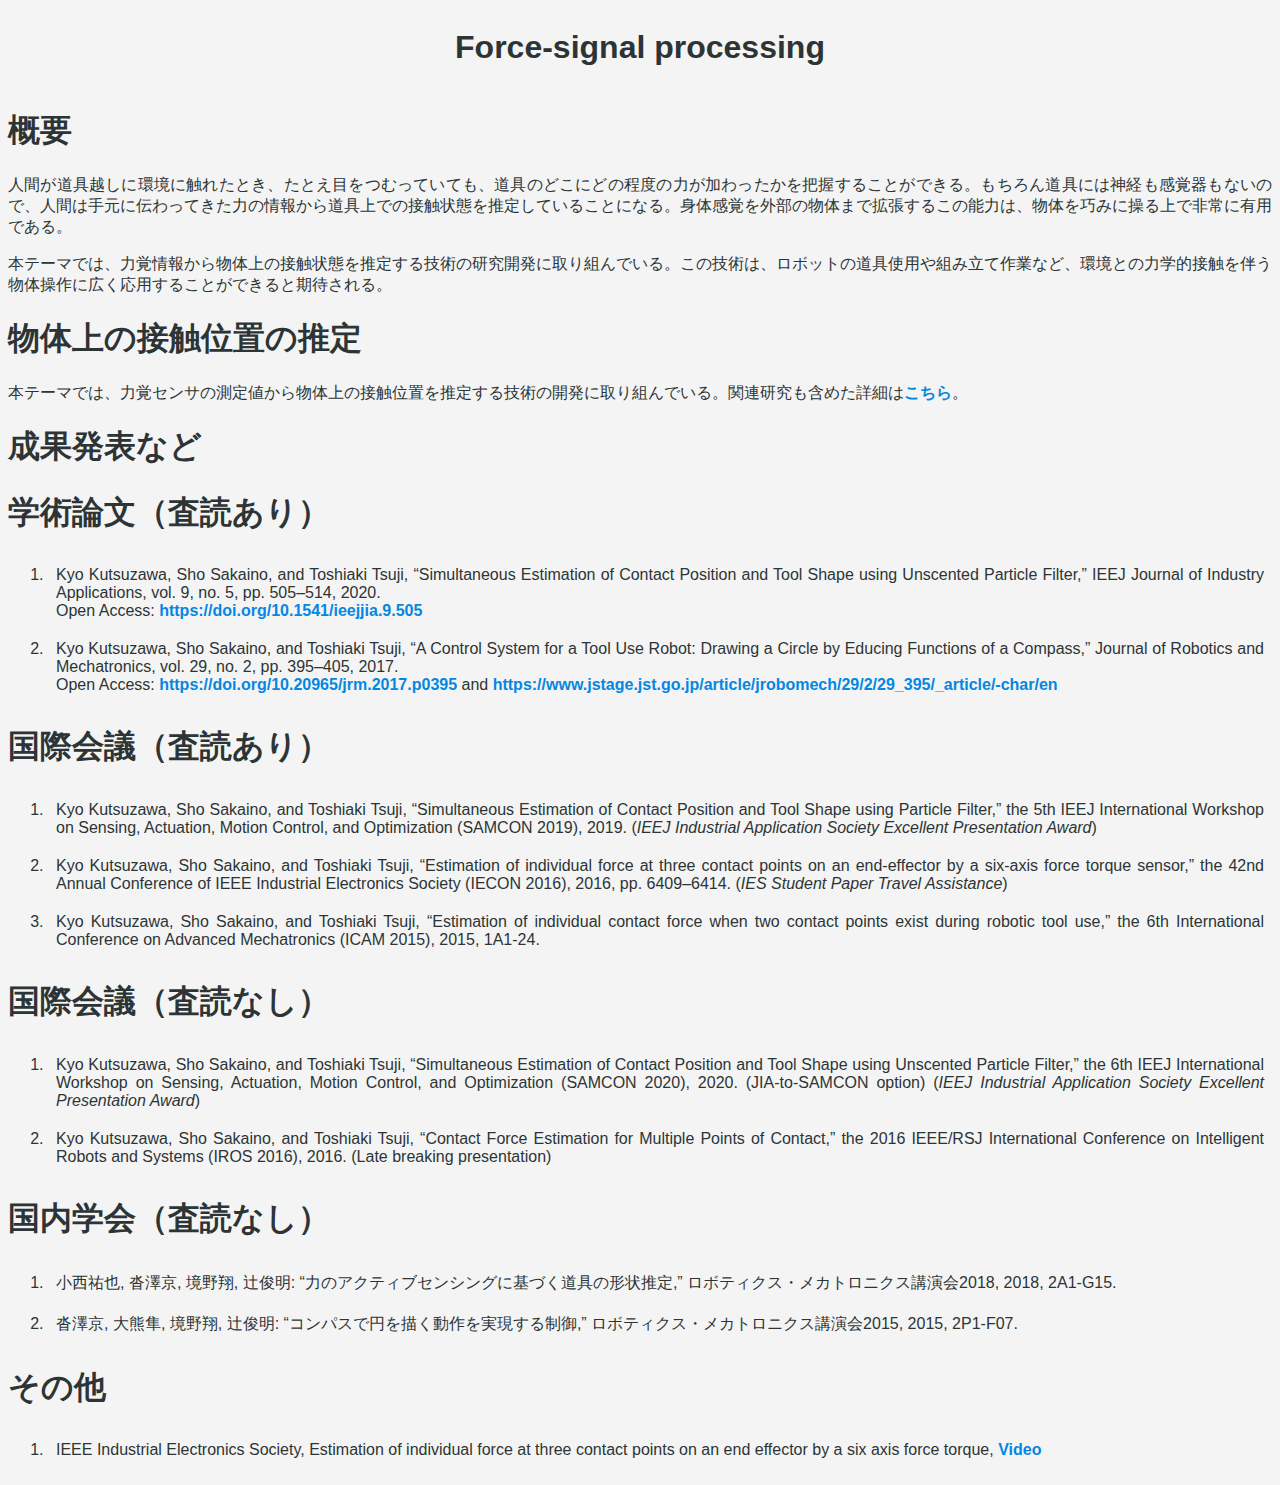
<file: force-signal-processing.html>
<!DOCTYPE html>
<html>
<head>
<meta charset="UTF-8">
<meta name="viewport" content="width=device-width,initial-scale=1.0">
<title>Force-signal processing</title>
<link href="mystyle.css" rel="stylesheet" type="text/css" />
</head>
<body>
    <header>
        <h1>Force-signal processing</h1>
    </header>
    <main>
        <article>
            <h1 id="概要">概要</h1>
            <p>人間が道具越しに環境に触れたとき、たとえ目をつむっていても、道具のどこにどの程度の力が加わったかを把握することができる。もちろん道具には神経も感覚器もないので、人間は手元に伝わってきた力の情報から道具上での接触状態を推定していることになる。身体感覚を外部の物体まで拡張するこの能力は、物体を巧みに操る上で非常に有用である。</p>
            <p>本テーマでは、力覚情報から物体上の接触状態を推定する技術の研究開発に取り組んでいる。この技術は、ロボットの道具使用や組み立て作業など、環境との力学的接触を伴う物体操作に広く応用することができると期待される。</p>

            <h1>物体上の接触位置の推定</h1>
            本テーマでは、力覚センサの測定値から物体上の接触位置を推定する技術の開発に取り組んでいる。関連研究も含めた詳細は<a href="https://kyo-kutsuzawa.github.io/technical-note/intrinsic_contact_sensing.html">こちら</a>。
        </article>

        <article>
            <h1 id="成果発表など">成果発表など</h1>

            <section>
                <h1>学術論文（査読あり）</h1>
                <ol>
                    <li>Kyo Kutsuzawa, Sho Sakaino, and Toshiaki Tsuji, &ldquo;Simultaneous Estimation of Contact Position and Tool Shape using Unscented Particle Filter,&rdquo; IEEJ Journal of Industry Applications, vol. 9, no. 5, pp. 505–514, 2020.<br>Open Access: <a href="https://doi.org/10.1541/ieejjia.9.505">https://doi.org/10.1541/ieejjia.9.505</a></li>
                    <li>Kyo Kutsuzawa, Sho Sakaino, and Toshiaki Tsuji, &ldquo;A Control System for a Tool Use Robot: Drawing a Circle by Educing Functions of a Compass,&rdquo; Journal of Robotics and Mechatronics, vol. 29, no. 2, pp. 395–405, 2017.<br>Open Access: <a href="https://doi.org/10.20965/jrm.2017.p0395">https://doi.org/10.20965/jrm.2017.p0395</a> and <a href="https://www.jstage.jst.go.jp/article/jrobomech/29/2/29_395/_article/-char/en">https://www.jstage.jst.go.jp/article/jrobomech/29/2/29_395/_article/-char/en</a></li>
                </ol>
            </section>

            <section>
                <h1>国際会議（査読あり）</h1>
                <ol>
                    <li>Kyo Kutsuzawa, Sho Sakaino, and Toshiaki Tsuji, &ldquo;Simultaneous Estimation of Contact Position and Tool Shape using Particle Filter,&rdquo; the 5th IEEJ International Workshop on Sensing, Actuation, Motion Control, and Optimization (SAMCON 2019), 2019. (<em>IEEJ Industrial Application Society Excellent Presentation Award</em>)</li>
                    <li>Kyo Kutsuzawa, Sho Sakaino, and Toshiaki Tsuji, &ldquo;Estimation of individual force at three contact points on an end-effector by a six-axis force torque sensor,&rdquo; the 42nd Annual Conference of IEEE Industrial Electronics Society (IECON 2016), 2016, pp. 6409–6414. (<em>IES Student Paper Travel Assistance</em>)</li>
                    <li>Kyo Kutsuzawa, Sho Sakaino, and Toshiaki Tsuji, &ldquo;Estimation of individual contact force when two contact points exist during robotic tool use,&rdquo; the 6th International Conference on Advanced Mechatronics (ICAM 2015), 2015, 1A1-24.</li>
                </ol>
            </section>

            <section>
                <h1>国際会議（査読なし）</h1>
                <ol>
                    <li>Kyo Kutsuzawa, Sho Sakaino, and Toshiaki Tsuji, &ldquo;Simultaneous Estimation of Contact Position and Tool Shape using Unscented Particle Filter,&rdquo; the 6th IEEJ International Workshop on Sensing, Actuation, Motion Control, and Optimization (SAMCON 2020), 2020. (JIA-to-SAMCON option) (<em>IEEJ Industrial Application Society Excellent Presentation Award</em>)</li>
                    <li>Kyo Kutsuzawa, Sho Sakaino, and Toshiaki Tsuji, &ldquo;Contact Force Estimation for Multiple Points of Contact,&rdquo; the 2016 IEEE/RSJ International Conference on Intelligent Robots and Systems (IROS 2016), 2016. (Late breaking presentation)</li>
                </ol>
            </section>

            <section>
                <h1>国内学会（査読なし）</h1>
                <ol>
                    <li>小西祐也, 沓澤京, 境野翔, 辻俊明: &ldquo;力のアクティブセンシングに基づく道具の形状推定,&rdquo; ロボティクス・メカトロニクス講演会2018, 2018, 2A1-G15.</li>
                    <li>沓澤京, 大熊隼, 境野翔, 辻俊明: &ldquo;コンパスで円を描く動作を実現する制御,&rdquo; ロボティクス・メカトロニクス講演会2015, 2015, 2P1-F07.</li>
                </ol>
            </section>

            <section>
                <h1>その他</h1>
                <ol>
                    <li>IEEE Industrial Electronics Society, Estimation of individual force at three contact points on an end effector by a six axis force torque, <a href="https://www.youtube.com/watch?v=Dtp8delmLwM">Video</a></li>
                </ol>
            </section>
        </article>
    </main>
</body>
</html>
</file>
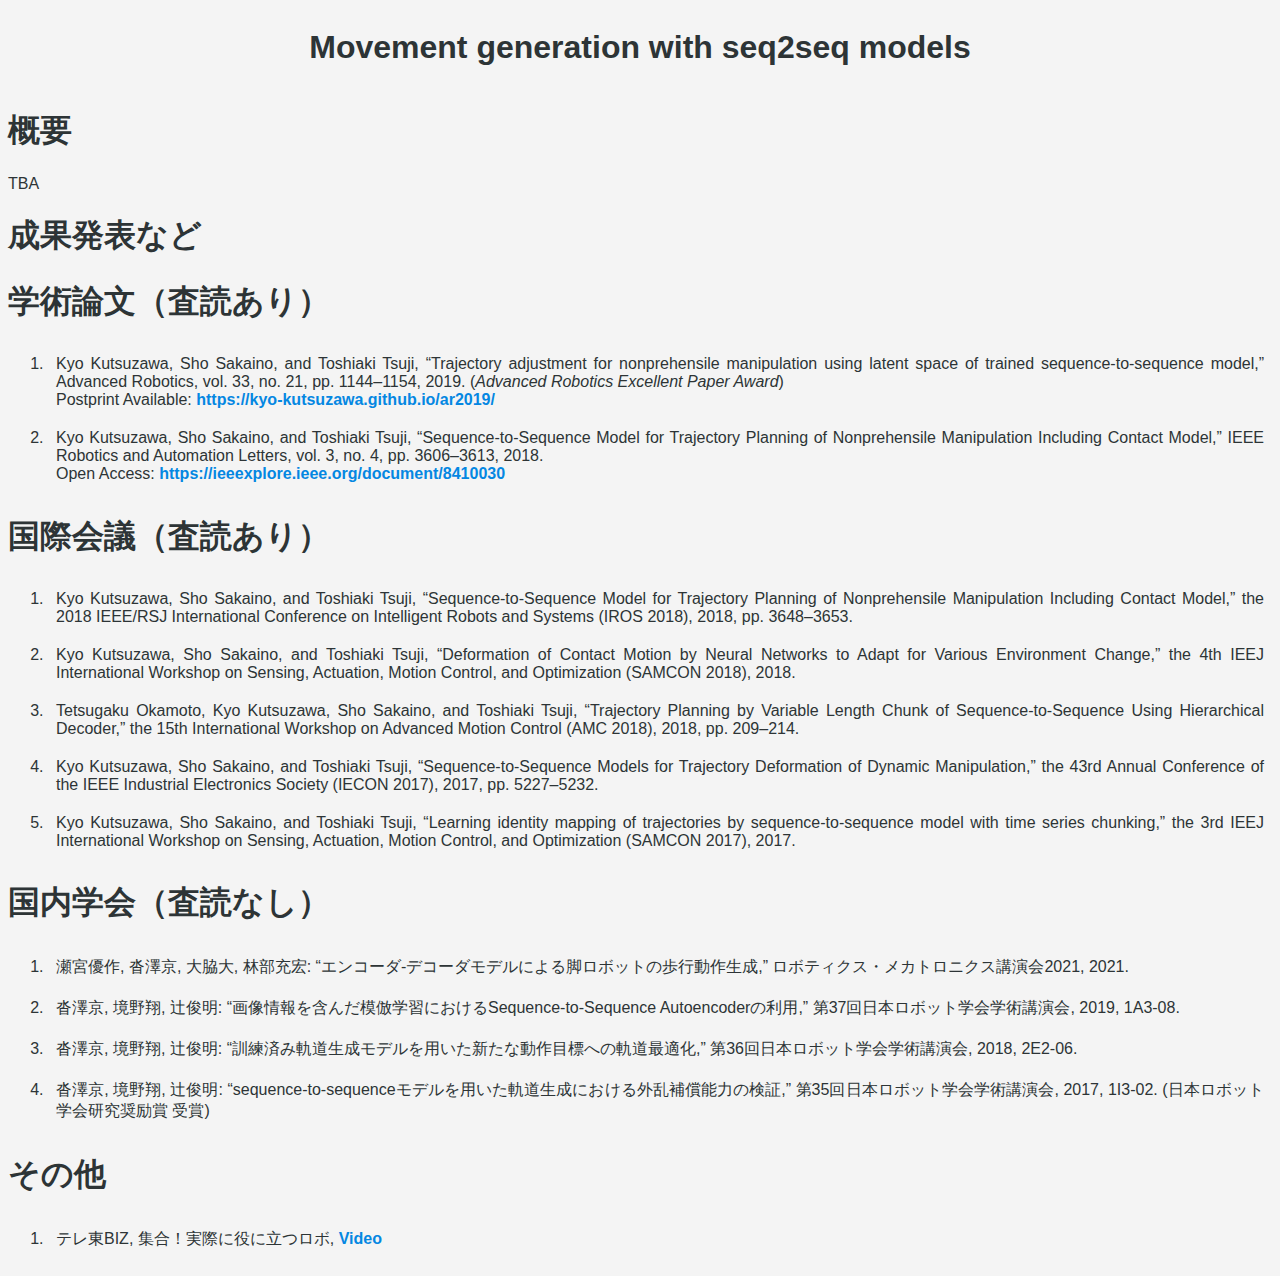
<file: movement-generation-seq2seq.html>
<!DOCTYPE html>
<html>
<head>
<meta charset="UTF-8">
<meta name="viewport" content="width=device-width,initial-scale=1.0">
<title>Movement generation with seq2seq models</title>
<link href="mystyle.css" rel="stylesheet" type="text/css" />
</head>
<body>
    <header>
        <h1>Movement generation with seq2seq models</h1>
    </header>
    <main>
        <article>
            <h1 id="概要">概要</h1>

            <p>TBA</p>
        </article>

        <article>
            <h1 id="成果発表など">成果発表など</h1>

            <section>
                <h1>学術論文（査読あり）</h1>
                <ol>
                    <li>Kyo Kutsuzawa, Sho Sakaino, and Toshiaki Tsuji, &ldquo;Trajectory adjustment for nonprehensile manipulation using latent space of trained sequence-to-sequence model,&rdquo; Advanced Robotics, vol. 33, no. 21, pp. 1144–1154, 2019. (<em>Advanced Robotics Excellent Paper Award</em>)<br>Postprint Available: <a href="https://kyo-kutsuzawa.github.io/ar2019/">https://kyo-kutsuzawa.github.io/ar2019/</a></li>
                    <li>Kyo Kutsuzawa, Sho Sakaino, and Toshiaki Tsuji, &ldquo;Sequence-to-Sequence Model for Trajectory Planning of Nonprehensile Manipulation Including Contact Model,&rdquo; IEEE Robotics and Automation Letters, vol. 3, no. 4, pp. 3606–3613, 2018.<br>Open Access: <a href="https://ieeexplore.ieee.org/document/8410030">https://ieeexplore.ieee.org/document/8410030</a></li>
                </ol>
            </section>

            <section>
                <h1>国際会議（査読あり）</h1>
                <ol>
                    <li>Kyo Kutsuzawa, Sho Sakaino, and Toshiaki Tsuji, &ldquo;Sequence-to-Sequence Model for Trajectory Planning of Nonprehensile Manipulation Including Contact Model,&rdquo; the 2018 IEEE/RSJ International Conference on Intelligent Robots and Systems (IROS 2018), 2018, pp. 3648–3653.</li>
                    <li>Kyo Kutsuzawa, Sho Sakaino, and Toshiaki Tsuji, &ldquo;Deformation of Contact Motion by Neural Networks to Adapt for Various Environment Change,&rdquo; the 4th IEEJ International Workshop on Sensing, Actuation, Motion Control, and Optimization (SAMCON 2018), 2018.</li>
                    <li>Tetsugaku Okamoto, Kyo Kutsuzawa, Sho Sakaino, and Toshiaki Tsuji, &ldquo;Trajectory Planning by Variable Length Chunk of Sequence-to-Sequence Using Hierarchical Decoder,&rdquo; the 15th International Workshop on Advanced Motion Control (AMC 2018), 2018, pp. 209–214.</li>
                    <li>Kyo Kutsuzawa, Sho Sakaino, and Toshiaki Tsuji, &ldquo;Sequence-to-Sequence Models for Trajectory Deformation of Dynamic Manipulation,&rdquo; the 43rd Annual Conference of the IEEE Industrial Electronics Society (IECON 2017), 2017, pp. 5227–5232.</li>
                    <li>Kyo Kutsuzawa, Sho Sakaino, and Toshiaki Tsuji, &ldquo;Learning identity mapping of trajectories by sequence-to-sequence model with time series chunking,&rdquo; the 3rd IEEJ International Workshop on Sensing, Actuation, Motion Control, and Optimization (SAMCON 2017), 2017.</li>
                </ol>
            </section>

            <section>
                <h1>国内学会（査読なし）</h1>
                <ol>
                    <li>瀬宮優作, 沓澤京, 大脇大, 林部充宏: &ldquo;エンコーダ-デコーダモデルによる脚ロボットの歩行動作生成,&rdquo; ロボティクス・メカトロニクス講演会2021, 2021.</li>
                    <li>沓澤京, 境野翔, 辻俊明: &ldquo;画像情報を含んだ模倣学習におけるSequence-to-Sequence Autoencoderの利用,&rdquo; 第37回日本ロボット学会学術講演会, 2019, 1A3-08.</li>
                    <li>沓澤京, 境野翔, 辻俊明: &ldquo;訓練済み軌道生成モデルを用いた新たな動作目標への軌道最適化,&rdquo; 第36回日本ロボット学会学術講演会, 2018, 2E2-06.</li>
                    <li>沓澤京, 境野翔, 辻俊明: &ldquo;sequence-to-sequenceモデルを用いた軌道生成における外乱補償能力の検証,&rdquo; 第35回日本ロボット学会学術講演会, 2017, 1I3-02. (日本ロボット学会研究奨励賞 受賞)</li>
                </ol>
            </section>

            <section>
                <h1>その他</h1>
                <ol>
                    <li>テレ東BIZ, 集合！実際に役に立つロボ, <a href="https://youtu.be/E-r0pJ4AOKU?t=22">Video</a></li>
                </ol>
            </section>
        </article>
    </main>
</body>
</html>
</file>
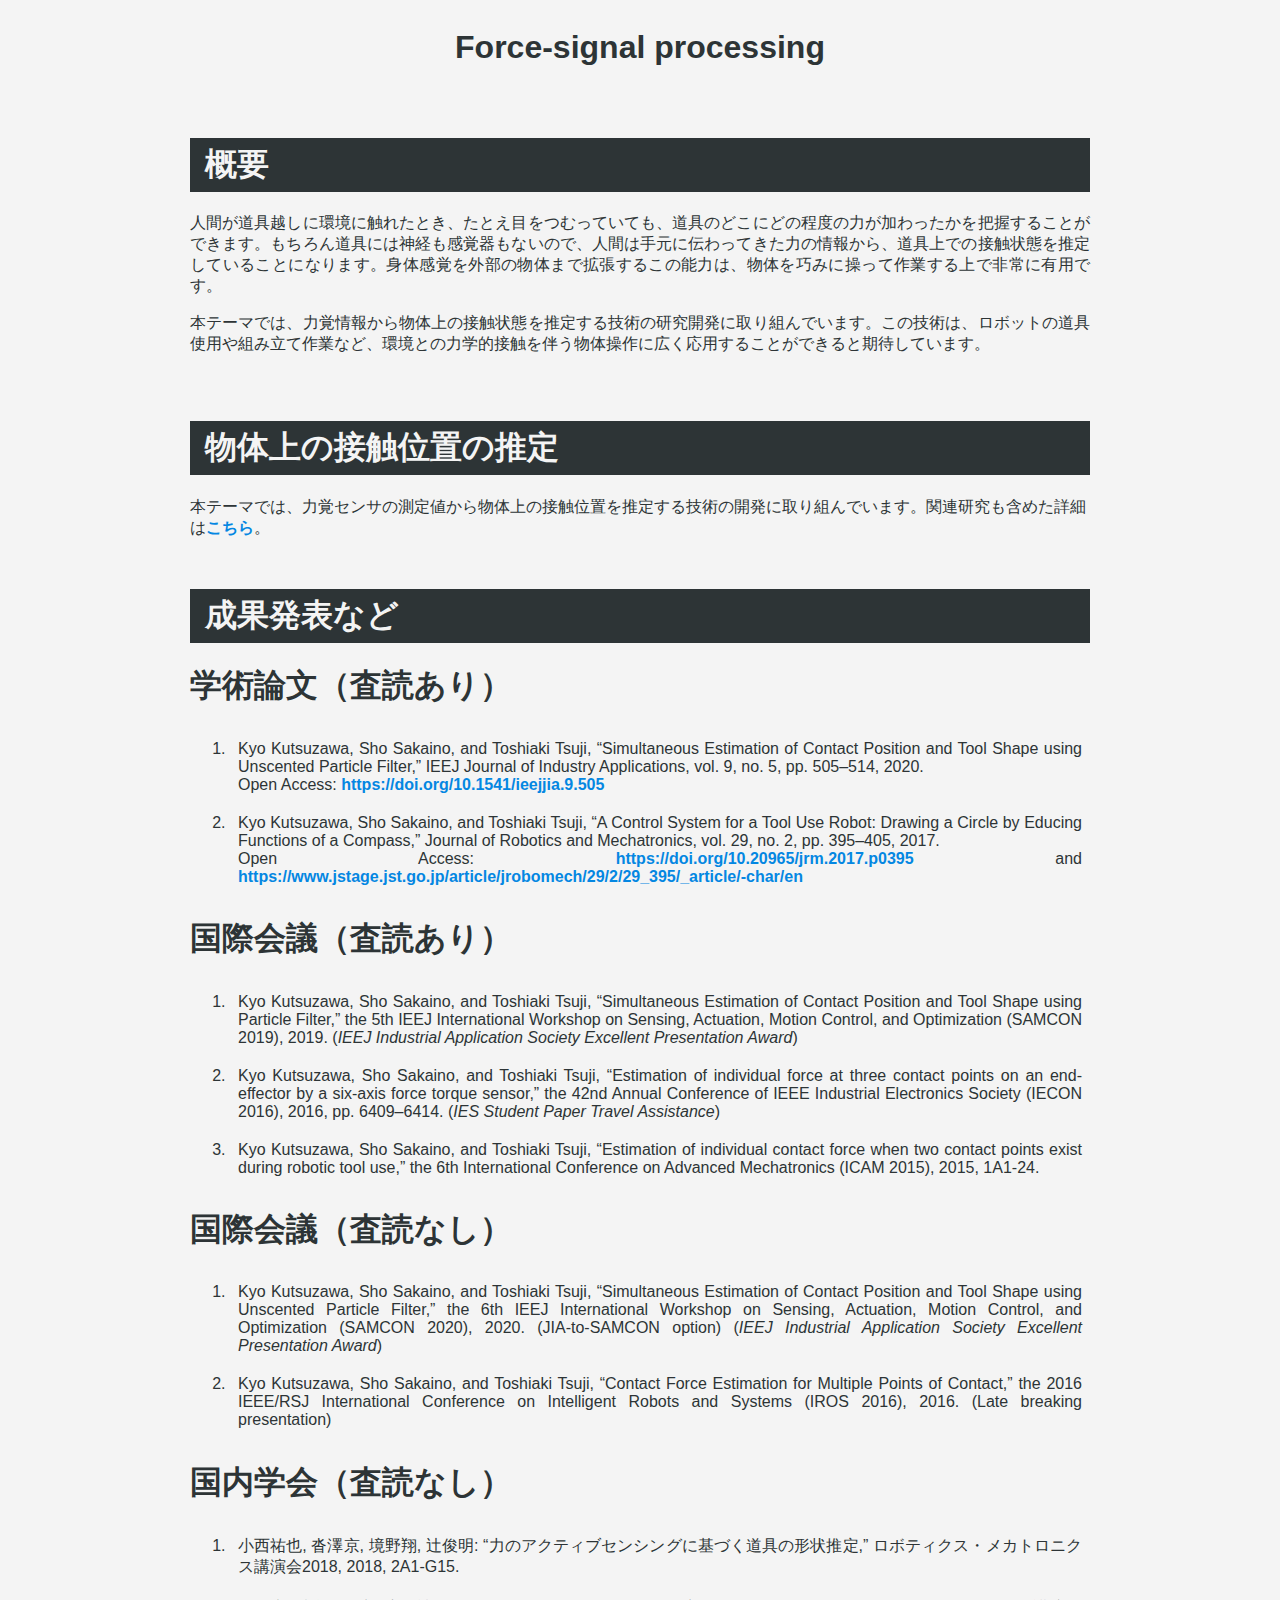
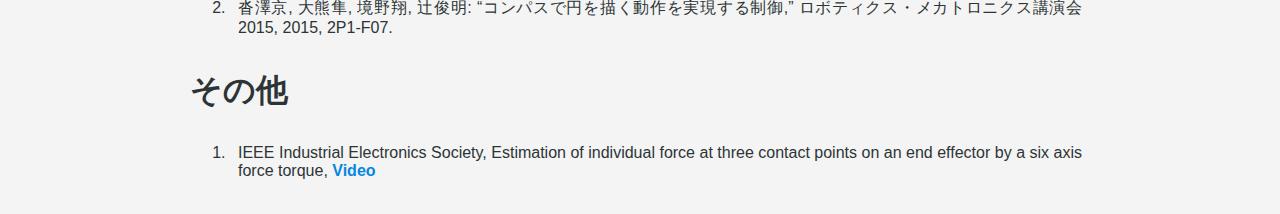
<file: research/force-signal-processing.html>
<!DOCTYPE html>
<html lang="ja">
<head>
<meta charset="UTF-8">
<meta name="viewport" content="width=device-width,initial-scale=1.0">
<title>Force-signal processing</title>
<link href="../mystyle.css" rel="stylesheet" type="text/css" />
</head>
<body>
    <header>
        <h1>Force-signal processing</h1>
    </header>
    <main>
        <section>
            <h1>概要</h1>

            <p>人間が道具越しに環境に触れたとき、たとえ目をつむっていても、道具のどこにどの程度の力が加わったかを把握することができます。もちろん道具には神経も感覚器もないので、人間は手元に伝わってきた力の情報から、道具上での接触状態を推定していることになります。身体感覚を外部の物体まで拡張するこの能力は、物体を巧みに操って作業する上で非常に有用です。</p>

            <p>本テーマでは、力覚情報から物体上の接触状態を推定する技術の研究開発に取り組んでいます。この技術は、ロボットの道具使用や組み立て作業など、環境との力学的接触を伴う物体操作に広く応用することができると期待しています。</p>
        </section>

        <section>
            <h1>物体上の接触位置の推定</h1>

            本テーマでは、力覚センサの測定値から物体上の接触位置を推定する技術の開発に取り組んでいます。関連研究も含めた詳細は<a href="https://kyo-kutsuzawa.github.io/technical-note/intrinsic_contact_sensing.html">こちら</a>。
        </section>

        <section>
            <h1>成果発表など</h1>

            <section>
                <h1>学術論文（査読あり）</h1>
                <ol>
                    <li>Kyo Kutsuzawa, Sho Sakaino, and Toshiaki Tsuji, &ldquo;Simultaneous Estimation of Contact Position and Tool Shape using Unscented Particle Filter,&rdquo; IEEJ Journal of Industry Applications, vol. 9, no. 5, pp. 505–514, 2020.<br>Open Access: <a href="https://doi.org/10.1541/ieejjia.9.505">https://doi.org/10.1541/ieejjia.9.505</a></li>
                    <li>Kyo Kutsuzawa, Sho Sakaino, and Toshiaki Tsuji, &ldquo;A Control System for a Tool Use Robot: Drawing a Circle by Educing Functions of a Compass,&rdquo; Journal of Robotics and Mechatronics, vol. 29, no. 2, pp. 395–405, 2017.<br>Open Access: <a href="https://doi.org/10.20965/jrm.2017.p0395">https://doi.org/10.20965/jrm.2017.p0395</a> and <a href="https://www.jstage.jst.go.jp/article/jrobomech/29/2/29_395/_article/-char/en">https://www.jstage.jst.go.jp/article/jrobomech/29/2/29_395/_article/-char/en</a></li>
                </ol>
            </section>

            <section>
                <h1>国際会議（査読あり）</h1>
                <ol>
                    <li>Kyo Kutsuzawa, Sho Sakaino, and Toshiaki Tsuji, &ldquo;Simultaneous Estimation of Contact Position and Tool Shape using Particle Filter,&rdquo; the 5th IEEJ International Workshop on Sensing, Actuation, Motion Control, and Optimization (SAMCON 2019), 2019. (<em>IEEJ Industrial Application Society Excellent Presentation Award</em>)</li>
                    <li>Kyo Kutsuzawa, Sho Sakaino, and Toshiaki Tsuji, &ldquo;Estimation of individual force at three contact points on an end-effector by a six-axis force torque sensor,&rdquo; the 42nd Annual Conference of IEEE Industrial Electronics Society (IECON 2016), 2016, pp. 6409–6414. (<em>IES Student Paper Travel Assistance</em>)</li>
                    <li>Kyo Kutsuzawa, Sho Sakaino, and Toshiaki Tsuji, &ldquo;Estimation of individual contact force when two contact points exist during robotic tool use,&rdquo; the 6th International Conference on Advanced Mechatronics (ICAM 2015), 2015, 1A1-24.</li>
                </ol>
            </section>

            <section>
                <h1>国際会議（査読なし）</h1>
                <ol>
                    <li>Kyo Kutsuzawa, Sho Sakaino, and Toshiaki Tsuji, &ldquo;Simultaneous Estimation of Contact Position and Tool Shape using Unscented Particle Filter,&rdquo; the 6th IEEJ International Workshop on Sensing, Actuation, Motion Control, and Optimization (SAMCON 2020), 2020. (JIA-to-SAMCON option) (<em>IEEJ Industrial Application Society Excellent Presentation Award</em>)</li>
                    <li>Kyo Kutsuzawa, Sho Sakaino, and Toshiaki Tsuji, &ldquo;Contact Force Estimation for Multiple Points of Contact,&rdquo; the 2016 IEEE/RSJ International Conference on Intelligent Robots and Systems (IROS 2016), 2016. (Late breaking presentation)</li>
                </ol>
            </section>

            <section>
                <h1>国内学会（査読なし）</h1>
                <ol>
                    <li>小西祐也, 沓澤京, 境野翔, 辻俊明: &ldquo;力のアクティブセンシングに基づく道具の形状推定,&rdquo; ロボティクス・メカトロニクス講演会2018, 2018, 2A1-G15.</li>
                    <li>沓澤京, 大熊隼, 境野翔, 辻俊明: &ldquo;コンパスで円を描く動作を実現する制御,&rdquo; ロボティクス・メカトロニクス講演会2015, 2015, 2P1-F07.</li>
                </ol>
            </section>

            <section>
                <h1>その他</h1>
                <ol>
                    <li>IEEE Industrial Electronics Society, Estimation of individual force at three contact points on an end effector by a six axis force torque, <a href="https://www.youtube.com/watch?v=Dtp8delmLwM">Video</a></li>
                </ol>
            </section>
        </section>
    </main>
</body>
</html>
</file>
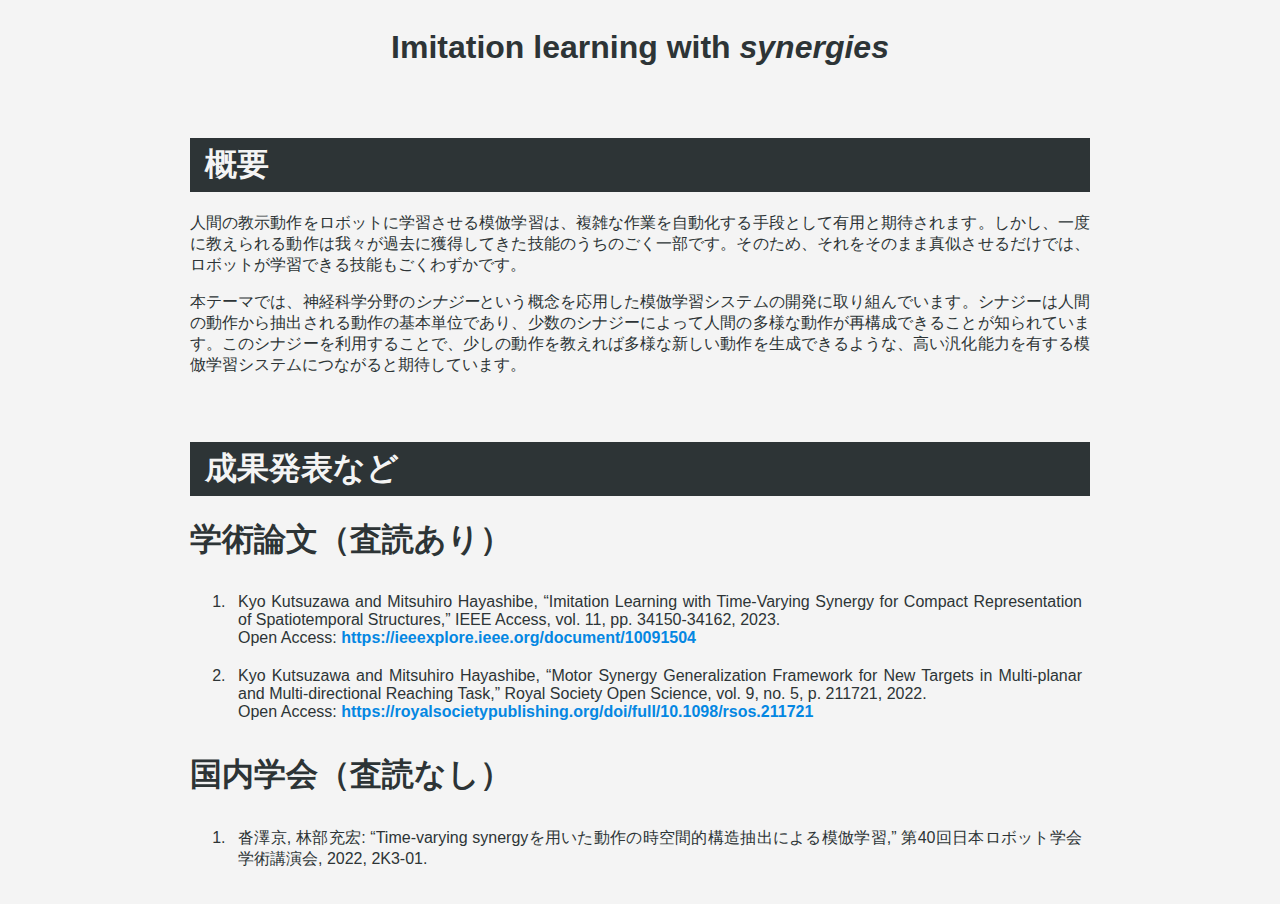
<file: research/imitation-learning-synergies.html>
<!DOCTYPE html>
<html lang="ja">
<head>
<meta charset="UTF-8">
<meta name="viewport" content="width=device-width,initial-scale=1.0">
<title>Imitation learning with synergies</title>
<link href="../mystyle.css" rel="stylesheet" type="text/css" />
</head>
<body>
    <header>
        <h1>Imitation learning with <i>synergies</i></h1>
    </header>
    <main>
        <section>
            <h1>概要</h1>

            <p>人間の教示動作をロボットに学習させる模倣学習は、複雑な作業を自動化する手段として有用と期待されます。しかし、一度に教えられる動作は我々が過去に獲得してきた技能のうちのごく一部です。そのため、それをそのまま真似させるだけでは、ロボットが学習できる技能もごくわずかです。</p>

            <p>本テーマでは、神経科学分野の<em>シナジー</em>という概念を応用した模倣学習システムの開発に取り組んでいます。シナジーは人間の動作から抽出される動作の基本単位であり、少数のシナジーによって人間の多様な動作が再構成できることが知られています。このシナジーを利用することで、少しの動作を教えれば多様な新しい動作を生成できるような、高い汎化能力を有する模倣学習システムにつながると期待しています。</p>
        </section>

        <section>
            <h1>成果発表など</h1>

            <section>
                <h1>学術論文（査読あり）</h1>
                <ol>
                    <li>Kyo Kutsuzawa and Mitsuhiro Hayashibe, &ldquo;Imitation Learning with Time-Varying Synergy for Compact Representation of Spatiotemporal Structures,&rdquo; IEEE Access, vol. 11, pp. 34150-34162, <time>2023</time>.<br>Open Access: <a href="https://ieeexplore.ieee.org/document/10091504">https://ieeexplore.ieee.org/document/10091504</a></li>
                    <li>Kyo Kutsuzawa and Mitsuhiro Hayashibe, &ldquo;Motor Synergy Generalization Framework for New Targets in Multi-planar and Multi-directional Reaching Task,&rdquo; Royal Society Open Science, vol. 9, no. 5, p. 211721, 2022.<br>Open Access: <a href="https://royalsocietypublishing.org/doi/full/10.1098/rsos.211721">https://royalsocietypublishing.org/doi/full/10.1098/rsos.211721</a></li>
                </ol>
            </section>

            <section>
                <h1>国内学会（査読なし）</h1>
                <ol>
                    <li>沓澤京, 林部充宏: &ldquo;Time-varying synergyを用いた動作の時空間的構造抽出による模倣学習,&rdquo; 第40回日本ロボット学会学術講演会, 2022, 2K3-01.</li>
                </ol>
            </section>
        </section>
    </main>
</body>
</html>
</file>
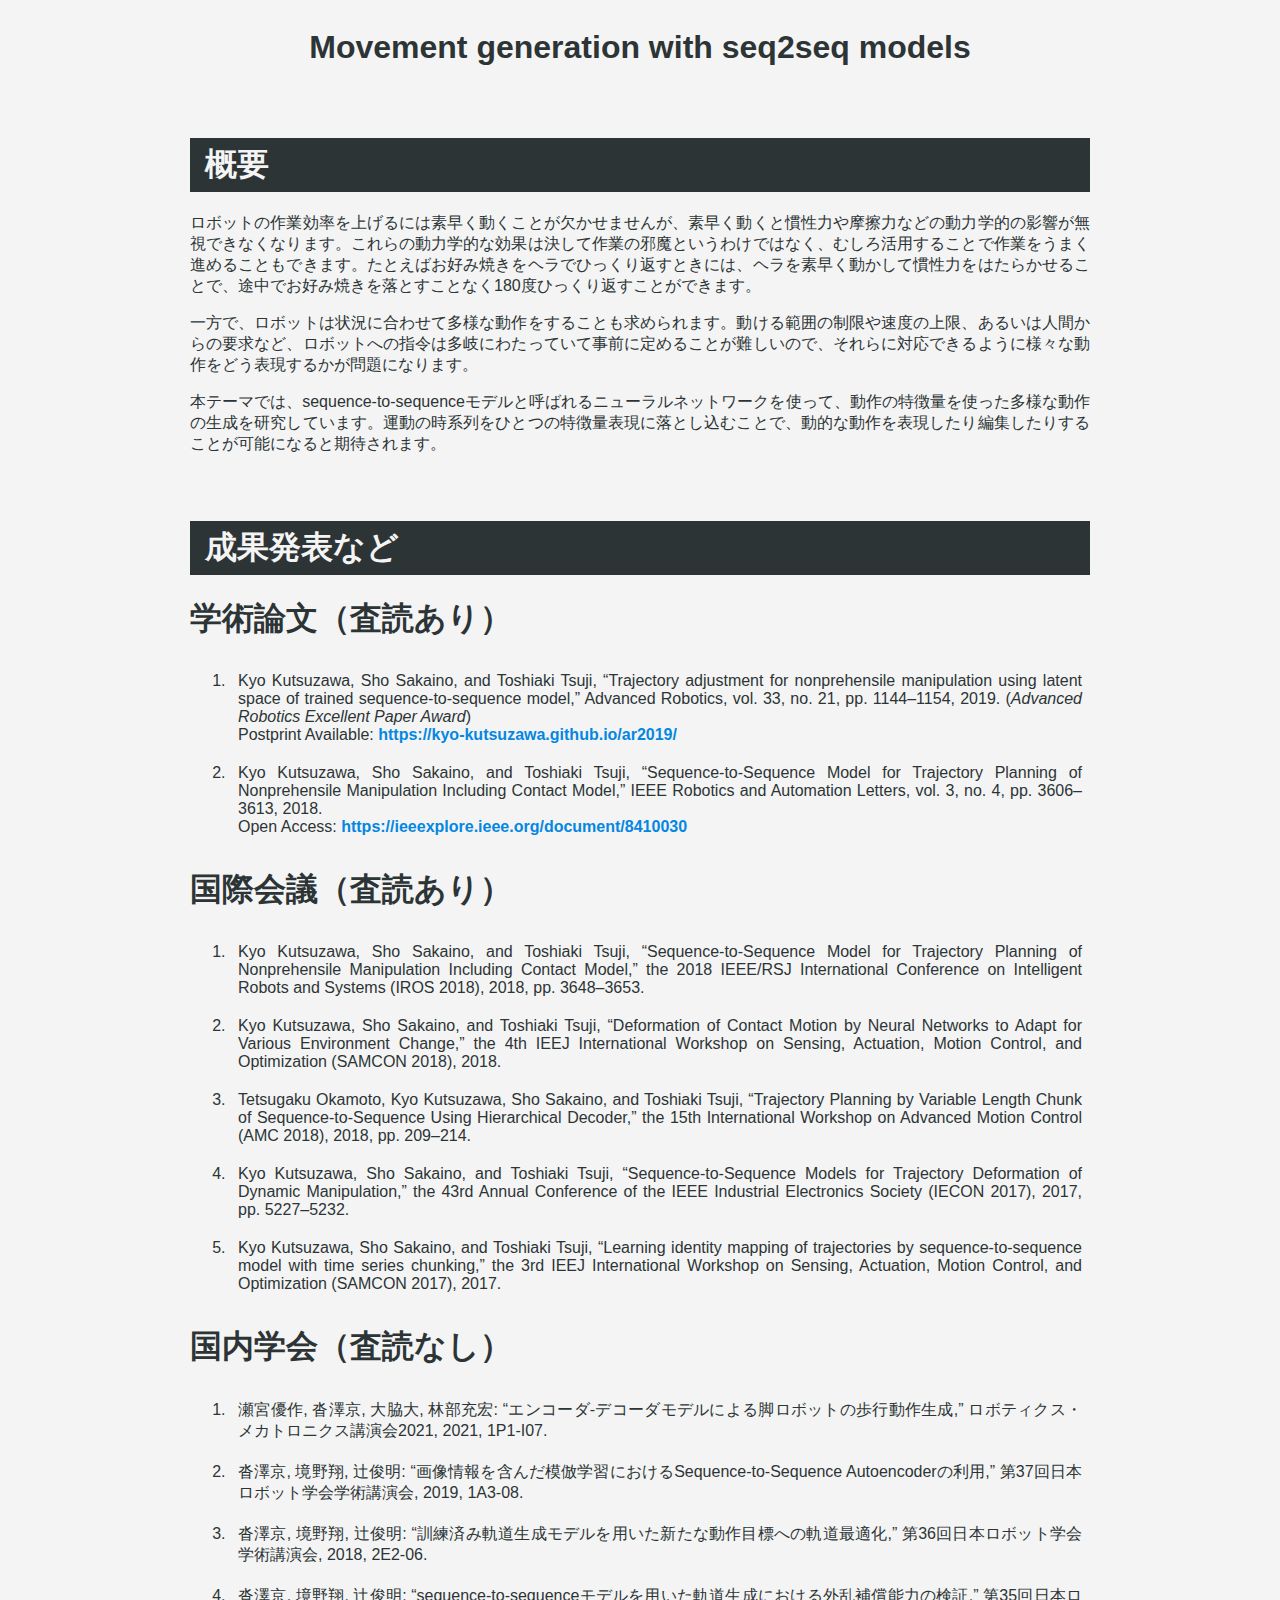
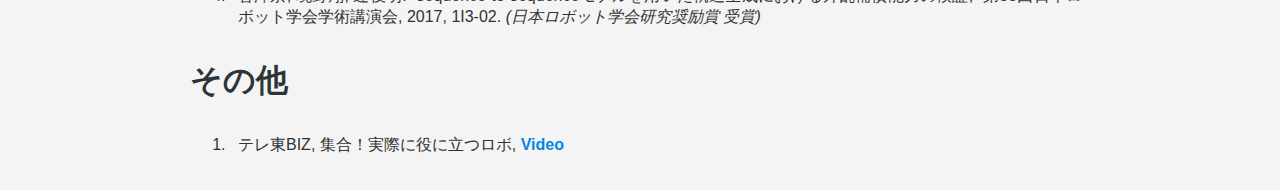
<file: research/movement-generation-seq2seq.html>
<!DOCTYPE html>
<html lang="ja">
<head>
<meta charset="UTF-8">
<meta name="viewport" content="width=device-width,initial-scale=1.0">
<title>Movement generation with seq2seq models</title>
<link href="../mystyle.css" rel="stylesheet" type="text/css" />
</head>
<body>
    <header>
        <h1>Movement generation with seq2seq models</h1>
    </header>
    <main>
        <section>
            <h1>概要</h1>

            <p>ロボットの作業効率を上げるには素早く動くことが欠かせませんが、素早く動くと慣性力や摩擦力などの動力学的の影響が無視できなくなります。これらの動力学的な効果は決して作業の邪魔というわけではなく、むしろ活用することで作業をうまく進めることもできます。たとえばお好み焼きをヘラでひっくり返すときには、ヘラを素早く動かして慣性力をはたらかせることで、途中でお好み焼きを落とすことなく180度ひっくり返すことができます。</p>

            <p>一方で、ロボットは状況に合わせて多様な動作をすることも求められます。動ける範囲の制限や速度の上限、あるいは人間からの要求など、ロボットへの指令は多岐にわたっていて事前に定めることが難しいので、それらに対応できるように様々な動作をどう表現するかが問題になります。</p>

            <p>本テーマでは、sequence-to-sequenceモデルと呼ばれるニューラルネットワークを使って、動作の特徴量を使った多様な動作の生成を研究しています。運動の時系列をひとつの特徴量表現に落とし込むことで、動的な動作を表現したり編集したりすることが可能になると期待されます。</p>
        </section>

        <section>
            <h1>成果発表など</h1>

            <section>
                <h1>学術論文（査読あり）</h1>
                <ol>
                    <li>Kyo Kutsuzawa, Sho Sakaino, and Toshiaki Tsuji, &ldquo;Trajectory adjustment for nonprehensile manipulation using latent space of trained sequence-to-sequence model,&rdquo; Advanced Robotics, vol. 33, no. 21, pp. 1144–1154, 2019. (<em>Advanced Robotics Excellent Paper Award</em>)<br>Postprint Available: <a href="https://kyo-kutsuzawa.github.io/ar2019/">https://kyo-kutsuzawa.github.io/ar2019/</a></li>
                    <li>Kyo Kutsuzawa, Sho Sakaino, and Toshiaki Tsuji, &ldquo;Sequence-to-Sequence Model for Trajectory Planning of Nonprehensile Manipulation Including Contact Model,&rdquo; IEEE Robotics and Automation Letters, vol. 3, no. 4, pp. 3606–3613, 2018.<br>Open Access: <a href="https://ieeexplore.ieee.org/document/8410030">https://ieeexplore.ieee.org/document/8410030</a></li>
                </ol>
            </section>

            <section>
                <h1>国際会議（査読あり）</h1>
                <ol>
                    <li>Kyo Kutsuzawa, Sho Sakaino, and Toshiaki Tsuji, &ldquo;Sequence-to-Sequence Model for Trajectory Planning of Nonprehensile Manipulation Including Contact Model,&rdquo; the 2018 IEEE/RSJ International Conference on Intelligent Robots and Systems (IROS 2018), 2018, pp. 3648–3653.</li>
                    <li>Kyo Kutsuzawa, Sho Sakaino, and Toshiaki Tsuji, &ldquo;Deformation of Contact Motion by Neural Networks to Adapt for Various Environment Change,&rdquo; the 4th IEEJ International Workshop on Sensing, Actuation, Motion Control, and Optimization (SAMCON 2018), 2018.</li>
                    <li>Tetsugaku Okamoto, Kyo Kutsuzawa, Sho Sakaino, and Toshiaki Tsuji, &ldquo;Trajectory Planning by Variable Length Chunk of Sequence-to-Sequence Using Hierarchical Decoder,&rdquo; the 15th International Workshop on Advanced Motion Control (AMC 2018), 2018, pp. 209–214.</li>
                    <li>Kyo Kutsuzawa, Sho Sakaino, and Toshiaki Tsuji, &ldquo;Sequence-to-Sequence Models for Trajectory Deformation of Dynamic Manipulation,&rdquo; the 43rd Annual Conference of the IEEE Industrial Electronics Society (IECON 2017), 2017, pp. 5227–5232.</li>
                    <li>Kyo Kutsuzawa, Sho Sakaino, and Toshiaki Tsuji, &ldquo;Learning identity mapping of trajectories by sequence-to-sequence model with time series chunking,&rdquo; the 3rd IEEJ International Workshop on Sensing, Actuation, Motion Control, and Optimization (SAMCON 2017), 2017.</li>
                </ol>
            </section>

            <section>
                <h1>国内学会（査読なし）</h1>
                <ol>
                    <li>瀬宮優作, 沓澤京, 大脇大, 林部充宏: &ldquo;エンコーダ-デコーダモデルによる脚ロボットの歩行動作生成,&rdquo; ロボティクス・メカトロニクス講演会2021, 2021, 1P1-I07.</li>
                    <li>沓澤京, 境野翔, 辻俊明: &ldquo;画像情報を含んだ模倣学習におけるSequence-to-Sequence Autoencoderの利用,&rdquo; 第37回日本ロボット学会学術講演会, 2019, 1A3-08.</li>
                    <li>沓澤京, 境野翔, 辻俊明: &ldquo;訓練済み軌道生成モデルを用いた新たな動作目標への軌道最適化,&rdquo; 第36回日本ロボット学会学術講演会, 2018, 2E2-06.</li>
                    <li>沓澤京, 境野翔, 辻俊明: &ldquo;sequence-to-sequenceモデルを用いた軌道生成における外乱補償能力の検証,&rdquo; 第35回日本ロボット学会学術講演会, 2017, 1I3-02. <em>(日本ロボット学会研究奨励賞 受賞)</em></li>
                </ol>
            </section>

            <section>
                <h1>その他</h1>
                <ol>
                    <li>テレ東BIZ, 集合！実際に役に立つロボ, <a href="https://youtu.be/E-r0pJ4AOKU?t=22">Video</a></li>
                </ol>
            </section>
        </section>
    </main>
</body>
</html>
</file>
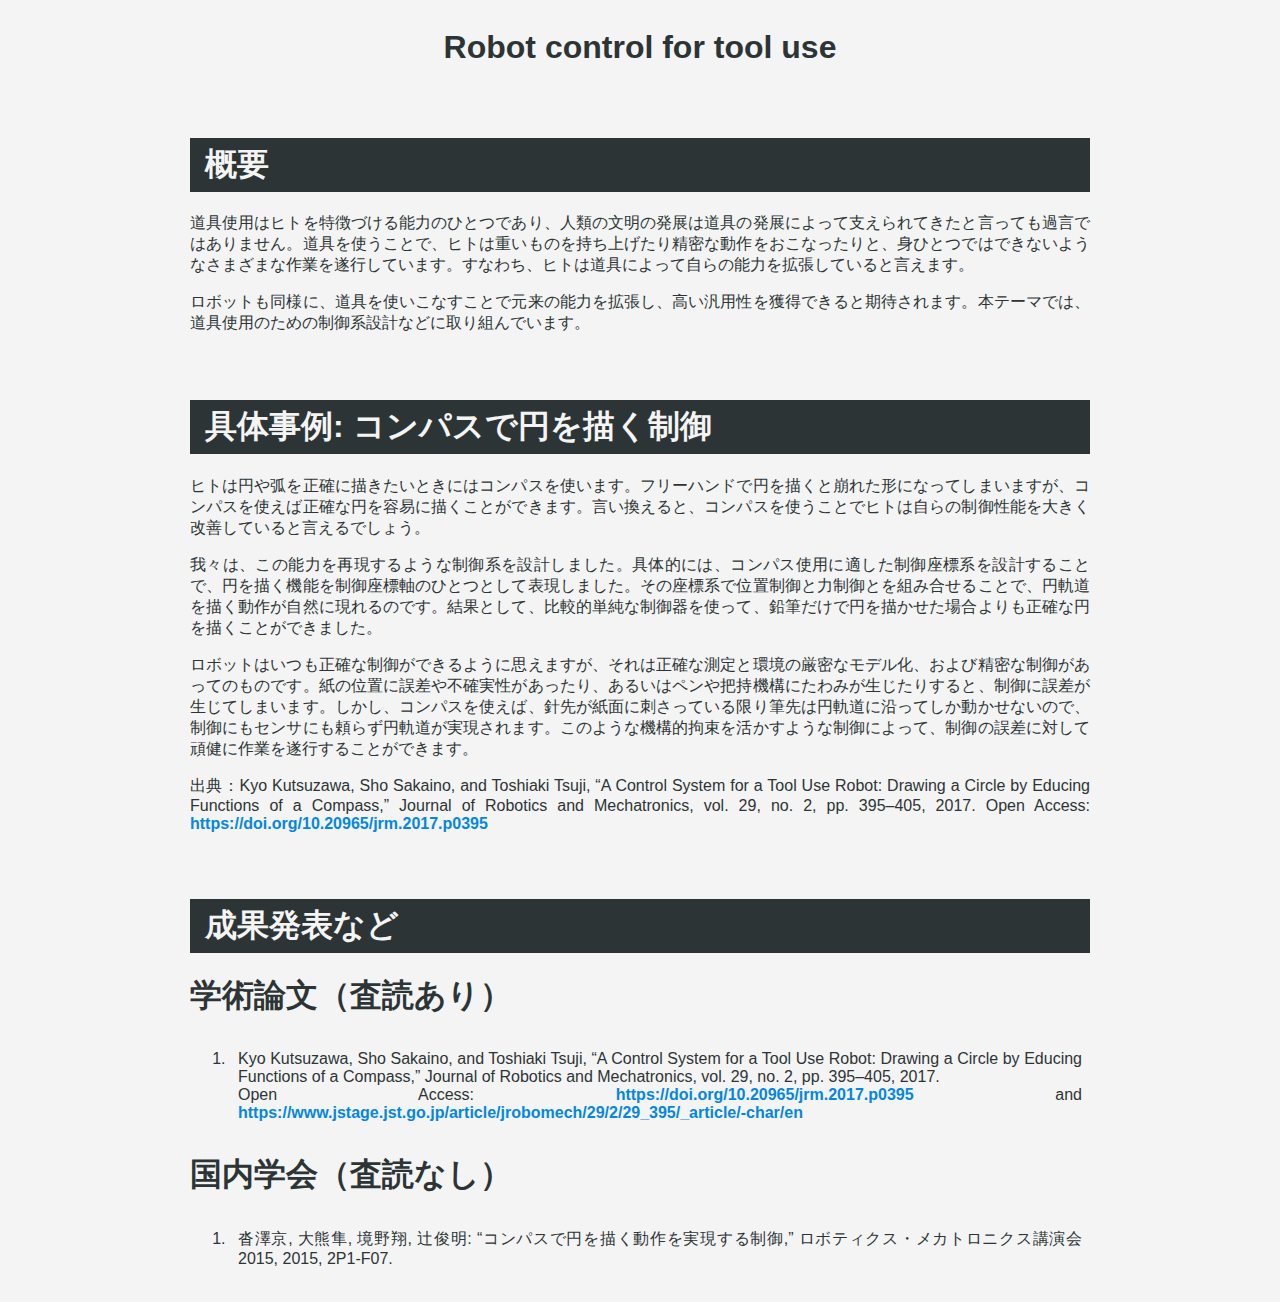
<file: research/robotic-tool-use.html>
<!DOCTYPE html>
<html lang="ja">
<head>
<meta charset="UTF-8">
<meta name="viewport" content="width=device-width,initial-scale=1.0">
<title>Robot control for tool use</title>
<link href="../mystyle.css" rel="stylesheet" type="text/css" />
</head>
<body>
    <header>
        <h1>Robot control for tool use</h1>
    </header>
    <main>
        <section>
            <h1>概要</h1>

            <p>道具使用はヒトを特徴づける能力のひとつであり、人類の文明の発展は道具の発展によって支えられてきたと言っても過言ではありません。道具を使うことで、ヒトは重いものを持ち上げたり精密な動作をおこなったりと、身ひとつではできないようなさまざまな作業を遂行しています。すなわち、ヒトは道具によって自らの能力を拡張していると言えます。</p>

            <p>ロボットも同様に、道具を使いこなすことで元来の能力を拡張し、高い汎用性を獲得できると期待されます。本テーマでは、道具使用のための制御系設計などに取り組んでいます。</p>
        </section>

        <section>
            <h1>具体事例: コンパスで円を描く制御</h1>

            <p>ヒトは円や弧を正確に描きたいときにはコンパスを使います。フリーハンドで円を描くと崩れた形になってしまいますが、コンパスを使えば正確な円を容易に描くことができます。言い換えると、コンパスを使うことでヒトは自らの制御性能を大きく改善していると言えるでしょう。</p>

            <p>我々は、この能力を再現するような制御系を設計しました。具体的には、コンパス使用に適した制御座標系を設計することで、円を描く機能を制御座標軸のひとつとして表現しました。その座標系で位置制御と力制御とを組み合せることで、円軌道を描く動作が自然に現れるのです。結果として、比較的単純な制御器を使って、鉛筆だけで円を描かせた場合よりも正確な円を描くことができました。</p>
                
            <p>ロボットはいつも正確な制御ができるように思えますが、それは正確な測定と環境の厳密なモデル化、および精密な制御があってのものです。紙の位置に誤差や不確実性があったり、あるいはペンや把持機構にたわみが生じたりすると、制御に誤差が生じてしまいます。しかし、コンパスを使えば、針先が紙面に刺さっている限り筆先は円軌道に沿ってしか動かせないので、制御にもセンサにも頼らず円軌道が実現されます。このような機構的拘束を活かすような制御によって、制御の誤差に対して頑健に作業を遂行することができます。</p>

            <p>出典：Kyo Kutsuzawa, Sho Sakaino, and Toshiaki Tsuji, &ldquo;A Control System for a Tool Use Robot: Drawing a Circle by Educing Functions of a Compass,&rdquo; Journal of Robotics and Mechatronics, vol. 29, no. 2, pp. 395–405, 2017. Open Access: <a href="https://doi.org/10.20965/jrm.2017.p0395">https://doi.org/10.20965/jrm.2017.p0395</a></p>
        </section>

        <section>
            <h1>成果発表など</h1>

            <section>
                <h1>学術論文（査読あり）</h1>
                <ol>
                    <li>Kyo Kutsuzawa, Sho Sakaino, and Toshiaki Tsuji, &ldquo;A Control System for a Tool Use Robot: Drawing a Circle by Educing Functions of a Compass,&rdquo; Journal of Robotics and Mechatronics, vol. 29, no. 2, pp. 395–405, 2017.<br>Open Access: <a href="https://doi.org/10.20965/jrm.2017.p0395">https://doi.org/10.20965/jrm.2017.p0395</a> and <a href="https://www.jstage.jst.go.jp/article/jrobomech/29/2/29_395/_article/-char/en">https://www.jstage.jst.go.jp/article/jrobomech/29/2/29_395/_article/-char/en</a></li>
                </ol>
            </section>

            <section>
                <h1>国内学会（査読なし）</h1>
                <ol>
                    <li>沓澤京, 大熊隼, 境野翔, 辻俊明: &ldquo;コンパスで円を描く動作を実現する制御,&rdquo; ロボティクス・メカトロニクス講演会2015, 2015, 2P1-F07.</li>
                </ol>
            </section>

        </section>
    </main>
</body>
</html>
</file>
<file: mystyle.css>
:root {
    --background-color: #f4f4f4;
    --foreground-color: #2d3436;
    --accent-color: #0487e2;
    --hover-color: #b0d6f5;
    --tile-color: #e0e0e0;
}

body {
    background-color: var(--background-color);
    color: var(--foreground-color);
    font-family: sans-serif;
    font-size: 100%;
}

a {
    color: var(--accent-color);
    font-weight: bold;
    text-decoration: none;
}

header, main > section {
    border-radius: 3px;
    margin: auto;
    max-width: 900px;
    overflow: hidden;
    padding: 0 50px;
}

header {
    text-align: center;
}

main > section > h1 {
    background-color: var(--foreground-color);
    border-color: var(--foreground-color);
    border-style: solid;
    border-width: 5px;
    color: var(--background-color);
    margin-top: 50px;
    padding-left: 10px;
}

nav {
    margin-top: 30px;
    text-align: center;
}

nav > a {
    margin: auto 10px;
}

ol > li {
    border-radius: 3px;
    padding: 10px 0.5em 10px 0.5em;
    text-align: justify;
}

p {
    text-align: justify;
}

address {
    font-style: normal;
}

.item {
    border-radius: 3px;
    margin: 10px;
    padding: 0.5em;
}

.tile {
    float: left;
    max-width: 250px;
    min-height: 70px;
    width: 90%;
    background-color: var(--tile-color);
}

.tile:hover
{
    background-color: var(--hover-color);
}

.research_item {
    background-position: center;
    background-repeat: no-repeat;
    background-size: 100%;
    border-radius: 3px;
    display: inline-block;
    height: 200px;
    margin-right: 10px;
    margin-bottom: 10px;
    width: 200px;
}

.research_item:hover {
    animation-duration: 0.1s;
    animation-name: anime1;
    background-size: 110%;
    outline: solid 3px var(--hover-color);
}

.research_item > a {
    background: linear-gradient(rgba(0, 0, 0, 0), rgba(0, 0, 0, 0) 50%, rgba(0, 0, 0, 0.6) 85%, rgba(0, 0, 0, 0.7));
    border-radius: 3px;
    color: var(--background-color);
    display: inline-block;
    font-weight: normal;
    height: 190px;
    padding-top: 10px;
    position: relative;
    width: 100%;
}

.research_item > a > span {
    bottom: 10px;
    font-weight: bold;
    left: 20px;
    position: absolute;
    right: 20px;
    text-align: left;
}

#imitation-learning-synergies {
    background-image: url(research/imitation-learning-synergies.jpg);
}

#movement-generation-seq2seq {
    background-image: url(research/movement-generation-seq2seq.jpg);
}

#force-signal-processing{
    background-image: url(research/force-signal-processing.jpg);
}

#robotic-tool-use {
    background-image: url(research/robotic-tool-use.jpg);
}

#resource > p {
    text-align: unset;
}

@keyframes anime1 {
    0% {background-size: 100%;}
    100% {background-size: 110%;}
}

@media screen and (max-width:600px) {
    header, main > section {
        padding: 0px 20px;
    }

    ol > li {
        padding: 10px 5px 10px 5px;
        word-wrap: break-word;
    }

    .item {
        max-width: 100%;
    }
}
</file>
